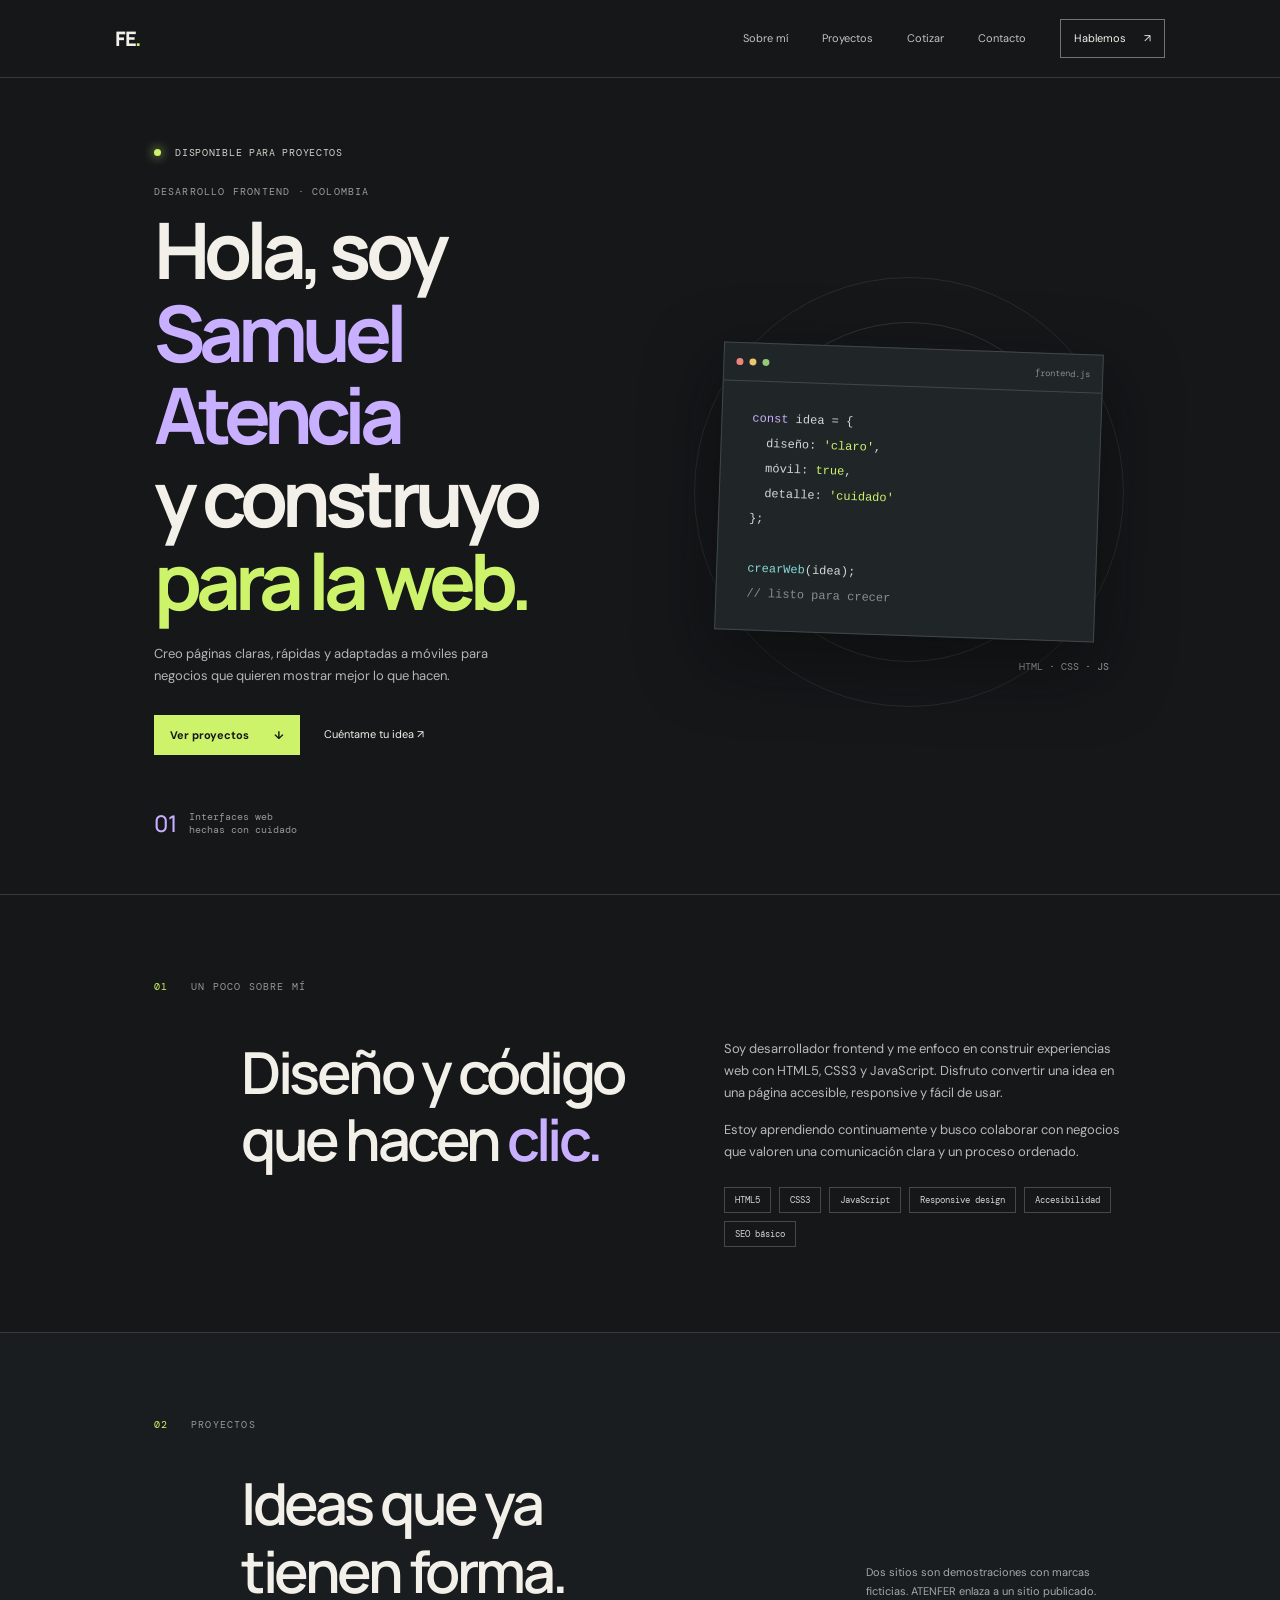
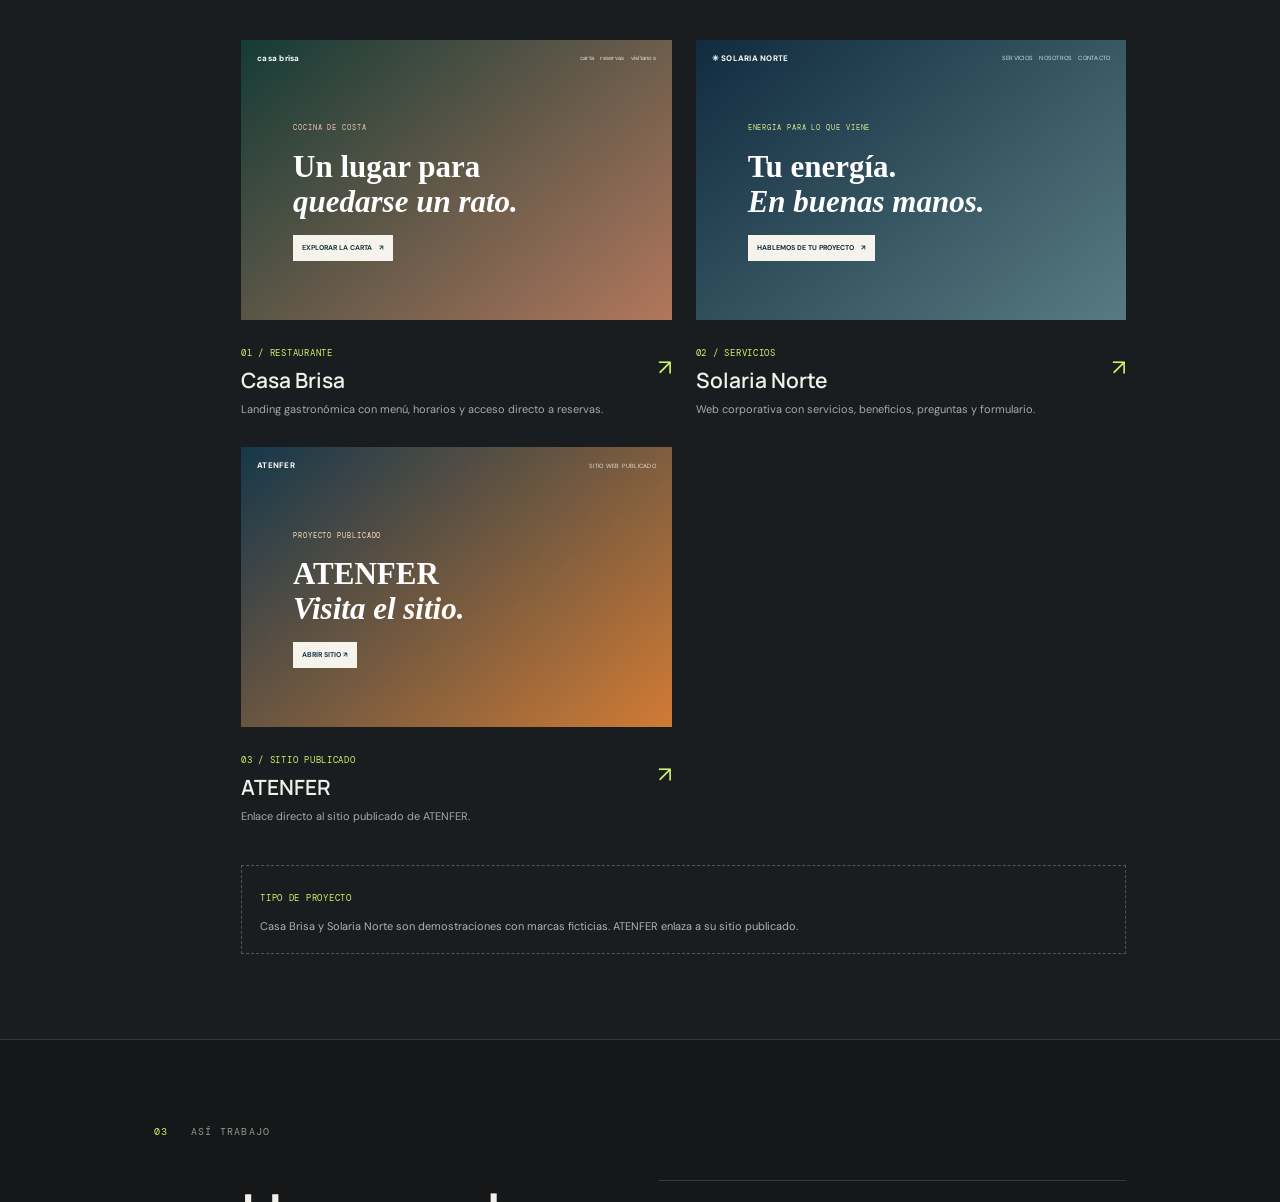
<file: index.html>
<!doctype html>
<html lang="es">
<head>
  <meta charset="utf-8"><meta name="viewport" content="width=device-width, initial-scale=1">
  <meta http-equiv="refresh" content="0; url=./portafolio/">
  <meta name="description" content="Portafolio de Atencia Sxmuel, desarrollo frontend.">
  <title>Atencia Sxmuel · Portafolio frontend</title>
  <link rel="canonical" href="./portafolio/">
</head>
<body>
  <p>Abriendo el portafolio. <a href="./portafolio/">Continuar</a></p>
</body>
</html>
</file>
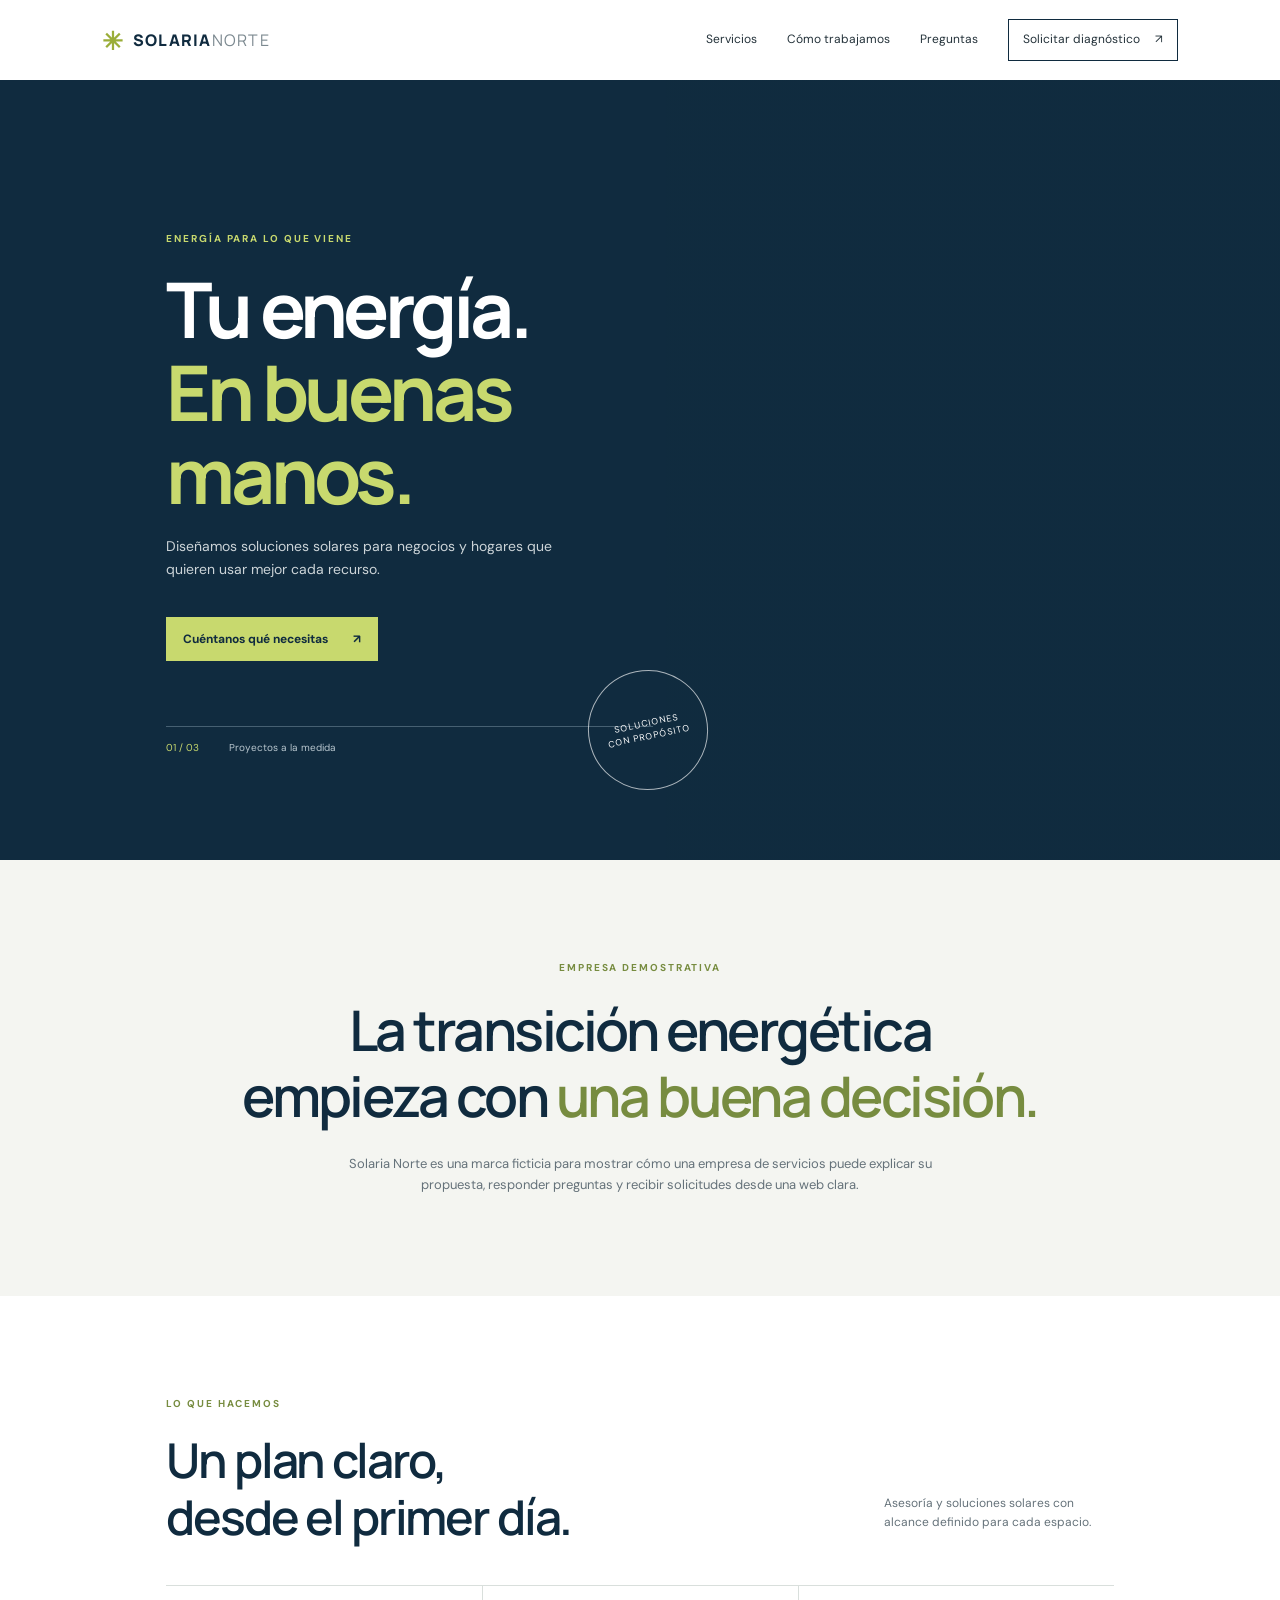
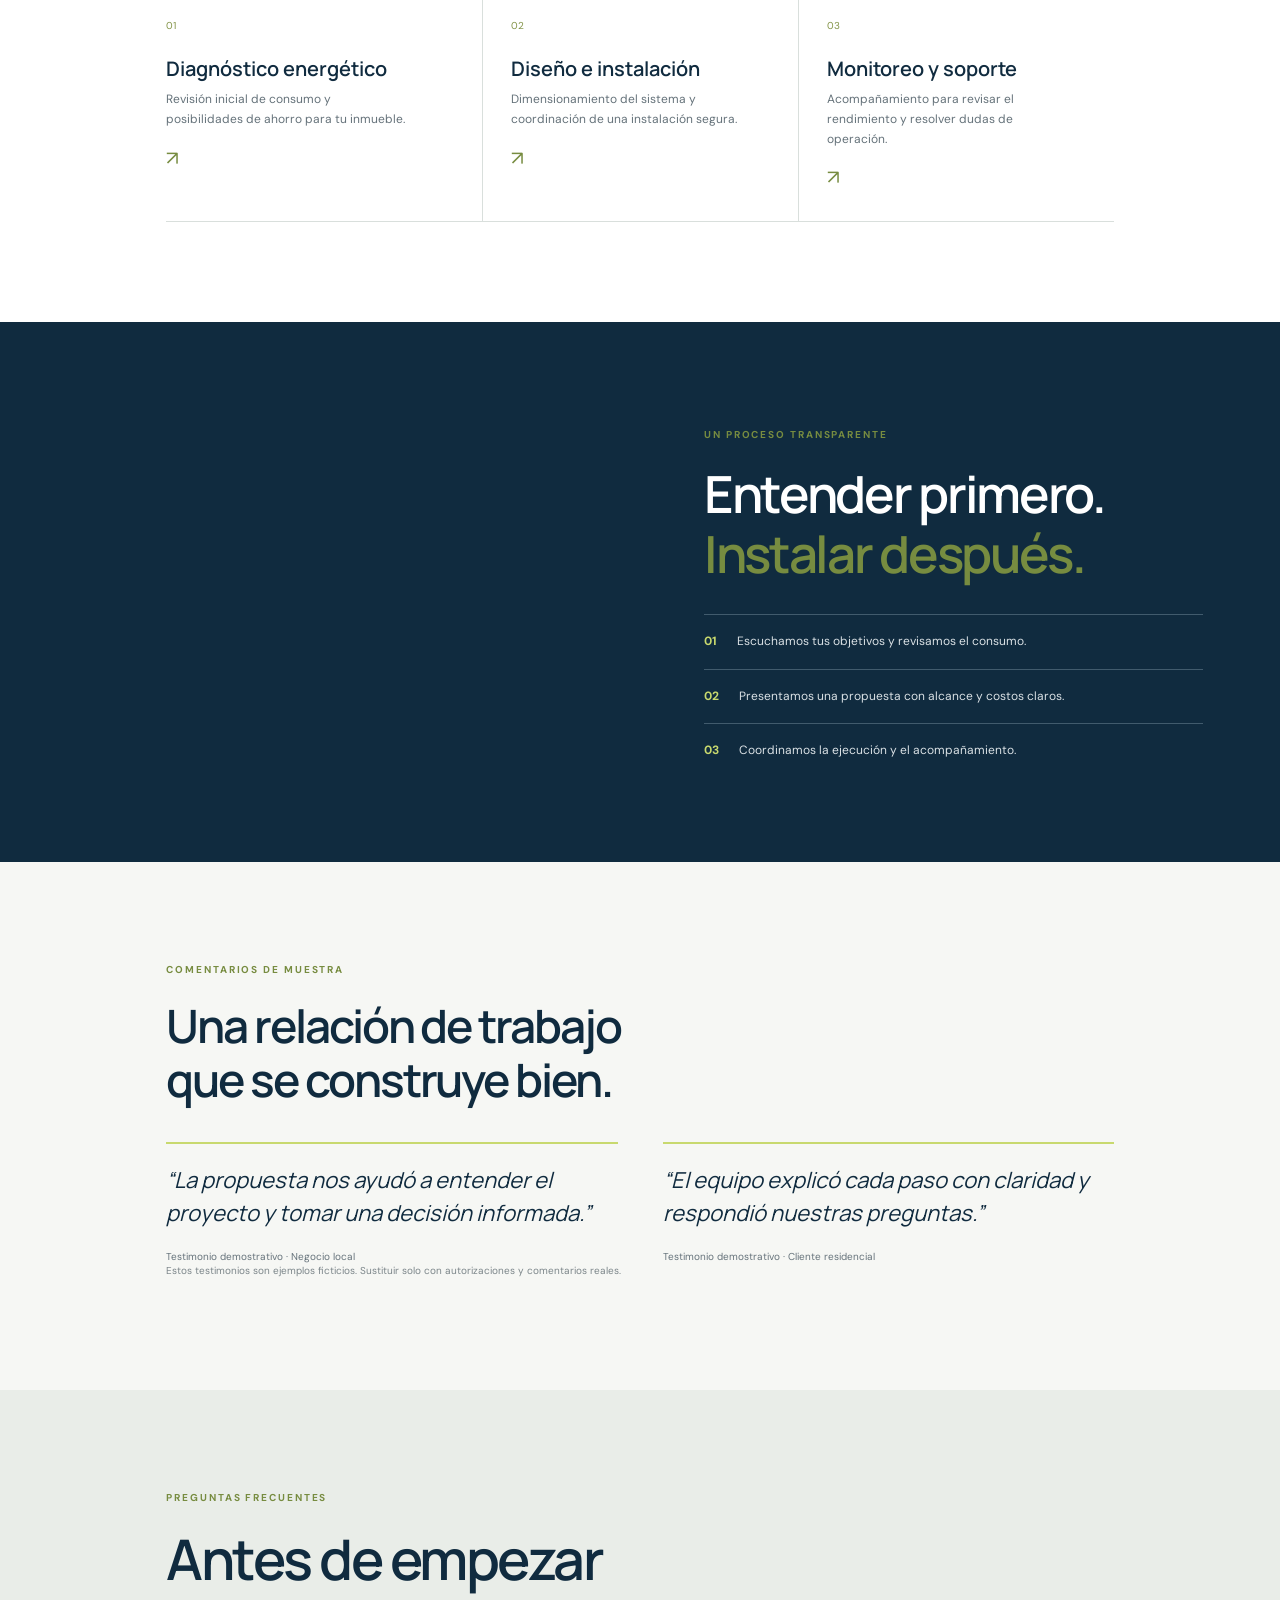
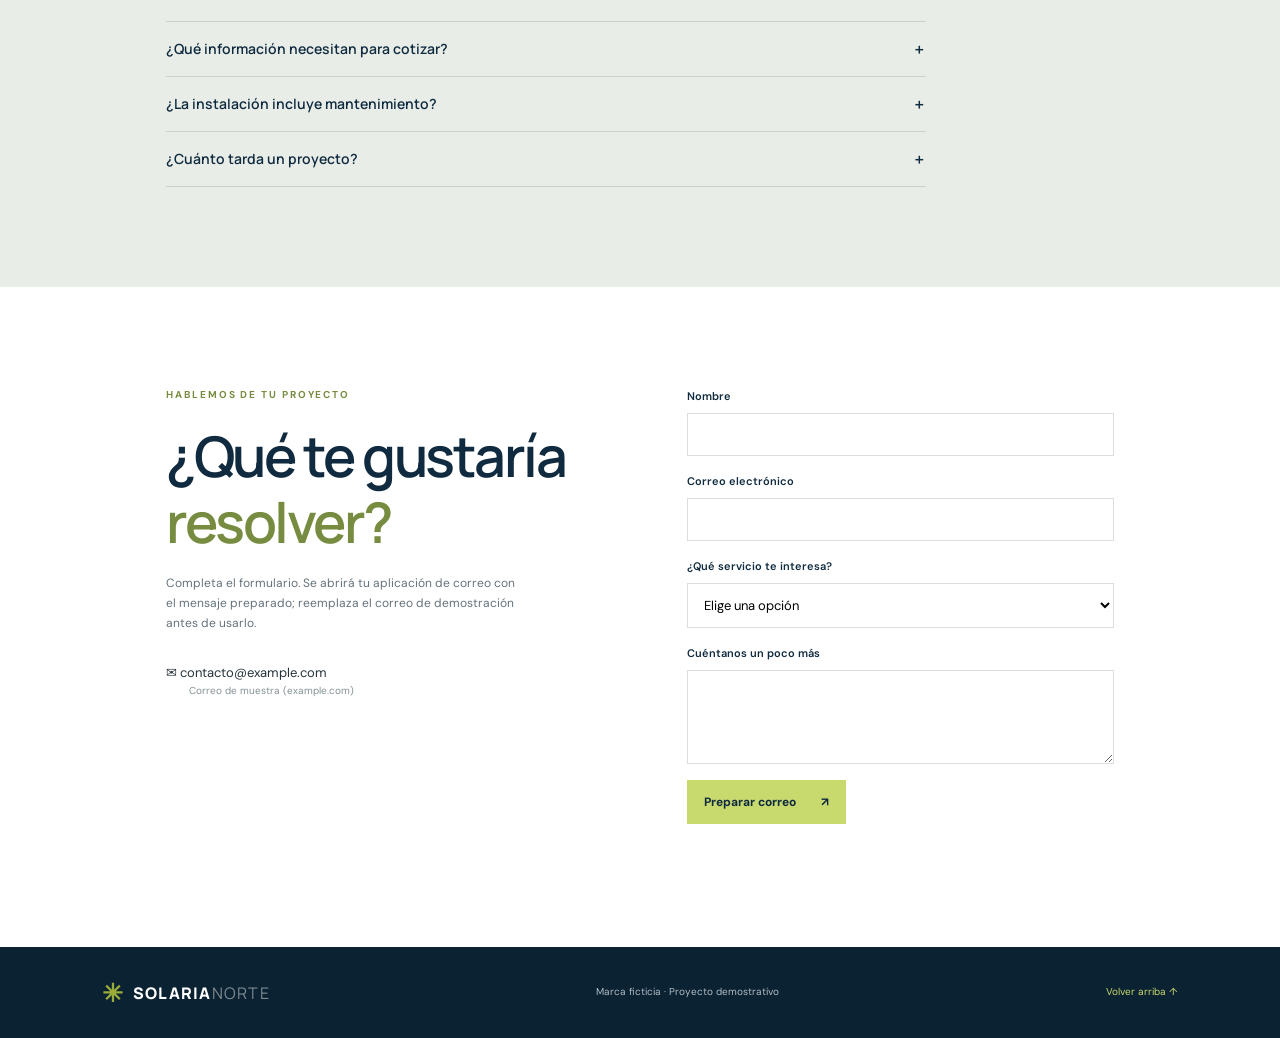
<file: empresa/index.html>
<!doctype html>
<html lang="es"><head><meta charset="utf-8"><meta name="viewport" content="width=device-width, initial-scale=1"><meta name="description" content="Servicios de energía solar y eficiencia para hogares y empresas."><meta name="theme-color" content="#102b3f"><title>Solaria Norte | Energía bien pensada</title><link rel="preconnect" href="https://images.unsplash.com"><link rel="stylesheet" href="styles.css"><script src="script.js" defer></script></head>
<body><a class="skip" href="#main">Saltar al contenido</a><header class="header"><a class="brand" href="#inicio"><span class="brand-icon" aria-hidden="true">✳</span>SOLARIA<span class="brand-light">NORTE</span></a><button class="menu-toggle" aria-expanded="false" aria-controls="nav" aria-label="Abrir menú">☰</button><nav id="nav" aria-label="Navegación principal"><a href="#servicios">Servicios</a><a href="#metodo">Cómo trabajamos</a><a href="#faq">Preguntas</a><a class="nav-button" href="#contacto">Solicitar diagnóstico <span>↗</span></a></nav></header>
<main id="main"><section class="hero" id="inicio"><div class="hero-copy"><p class="eyebrow">ENERGÍA PARA LO QUE VIENE</p><h1>Tu energía.<br><span>En buenas manos.</span></h1><p class="hero-sub">Diseñamos soluciones solares para negocios y hogares que quieren usar mejor cada recurso.</p><a class="button" href="#contacto">Cuéntanos qué necesitas <span>↗</span></a><div class="hero-proof"><span>01 / 03</span><span>Proyectos a la medida</span></div></div><div class="hero-image" role="img" aria-label="Paneles solares instalados en un techo"></div><div class="hero-stamp">SOLUCIONES<br>CON PROPÓSITO</div></section>
<section class="statement section" id="metodo"><p class="eyebrow">EMPRESA DEMOSTRATIVA</p><h2>La transición energética<br>empieza con <em>una buena decisión.</em></h2><p class="statement-copy">Solaria Norte es una marca ficticia para mostrar cómo una empresa de servicios puede explicar su propuesta, responder preguntas y recibir solicitudes desde una web clara.</p></section>
<section id="servicios" class="services section"><div class="section-top"><div><p class="eyebrow">LO QUE HACEMOS</p><h2>Un plan claro,<br>desde el primer día.</h2></div><p>Asesoría y soluciones solares con alcance definido para cada espacio.</p></div><div class="service-grid"><article><span>01</span><h3>Diagnóstico energético</h3><p>Revisión inicial de consumo y posibilidades de ahorro para tu inmueble.</p><a href="#contacto" aria-label="Consultar diagnóstico">↗</a></article><article><span>02</span><h3>Diseño e instalación</h3><p>Dimensionamiento del sistema y coordinación de una instalación segura.</p><a href="#contacto" aria-label="Consultar diseño e instalación">↗</a></article><article><span>03</span><h3>Monitoreo y soporte</h3><p>Acompañamiento para revisar el rendimiento y resolver dudas de operación.</p><a href="#contacto" aria-label="Consultar monitoreo y soporte">↗</a></article></div></section>
<section class="benefits"><div class="benefit-photo" role="img" aria-label="Equipo de trabajo revisa planos de un proyecto"></div><div class="benefit-copy"><p class="eyebrow">UN PROCESO TRANSPARENTE</p><h2>Entender primero.<br><em>Instalar después.</em></h2><ul><li><b>01</b><span>Escuchamos tus objetivos y revisamos el consumo.</span></li><li><b>02</b><span>Presentamos una propuesta con alcance y costos claros.</span></li><li><b>03</b><span>Coordinamos la ejecución y el acompañamiento.</span></li></ul></div></section>
<section class="testimonials section"><p class="eyebrow">COMENTARIOS DE MUESTRA</p><h2>Una relación de trabajo<br>que se construye bien.</h2><div class="quote-grid"><blockquote>“La propuesta nos ayudó a entender el proyecto y tomar una decisión informada.”<cite>Testimonio demostrativo · Negocio local</cite></blockquote><blockquote>“El equipo explicó cada paso con claridad y respondió nuestras preguntas.”<cite>Testimonio demostrativo · Cliente residencial</cite></blockquote></div><p class="demo-note">Estos testimonios son ejemplos ficticios. Sustituir solo con autorizaciones y comentarios reales.</p></section>
<section id="faq" class="faq-section"><div class="section"><p class="eyebrow">PREGUNTAS FRECUENTES</p><h2>Antes de empezar</h2><div class="faq-list"><details><summary>¿Qué información necesitan para cotizar?<span>＋</span></summary><p>Una factura de energía reciente, la ubicación y una descripción del espacio. El diagnóstico final depende de una revisión técnica.</p></details><details><summary>¿La instalación incluye mantenimiento?<span>＋</span></summary><p>El alcance y la frecuencia se definen en la propuesta. En este demo, el servicio debe configurarse según las condiciones reales de la empresa.</p></details><details><summary>¿Cuánto tarda un proyecto?<span>＋</span></summary><p>Depende del tamaño, la disponibilidad de equipos y los permisos necesarios. Se confirma un cronograma después del diagnóstico.</p></details></div></div></section>
<section id="contacto" class="contact section"><div><p class="eyebrow">HABLEMOS DE TU PROYECTO</p><h2>¿Qué te gustaría<br><em>resolver?</em></h2><p>Completa el formulario. Se abrirá tu aplicación de correo con el mensaje preparado; reemplaza el correo de demostración antes de usarlo.</p><div class="contact-detail">✉ <a href="mailto:contacto@example.com">contacto@example.com</a><small>Correo de muestra (example.com)</small></div></div><form id="contact-form"><label for="name">Nombre</label><input id="name" name="name" required minlength="2" autocomplete="name"><label for="email">Correo electrónico</label><input id="email" name="email" type="email" required autocomplete="email"><label for="service">¿Qué servicio te interesa?</label><select id="service" name="service" required><option value="">Elige una opción</option><option>Diagnóstico energético</option><option>Diseño e instalación</option><option>Monitoreo y soporte</option><option>Otro</option></select><label for="message">Cuéntanos un poco más</label><textarea id="message" name="message" rows="4" required minlength="10"></textarea><button class="button" type="submit">Preparar correo <span>↗</span></button><p id="form-status" role="status" aria-live="polite"></p></form></section></main>
<footer class="footer"><a class="brand" href="#inicio"><span class="brand-icon">✳</span>SOLARIA<span class="brand-light">NORTE</span></a><p>Marca ficticia · Proyecto demostrativo</p><a href="#inicio">Volver arriba ↑</a></footer></body></html>
</file>
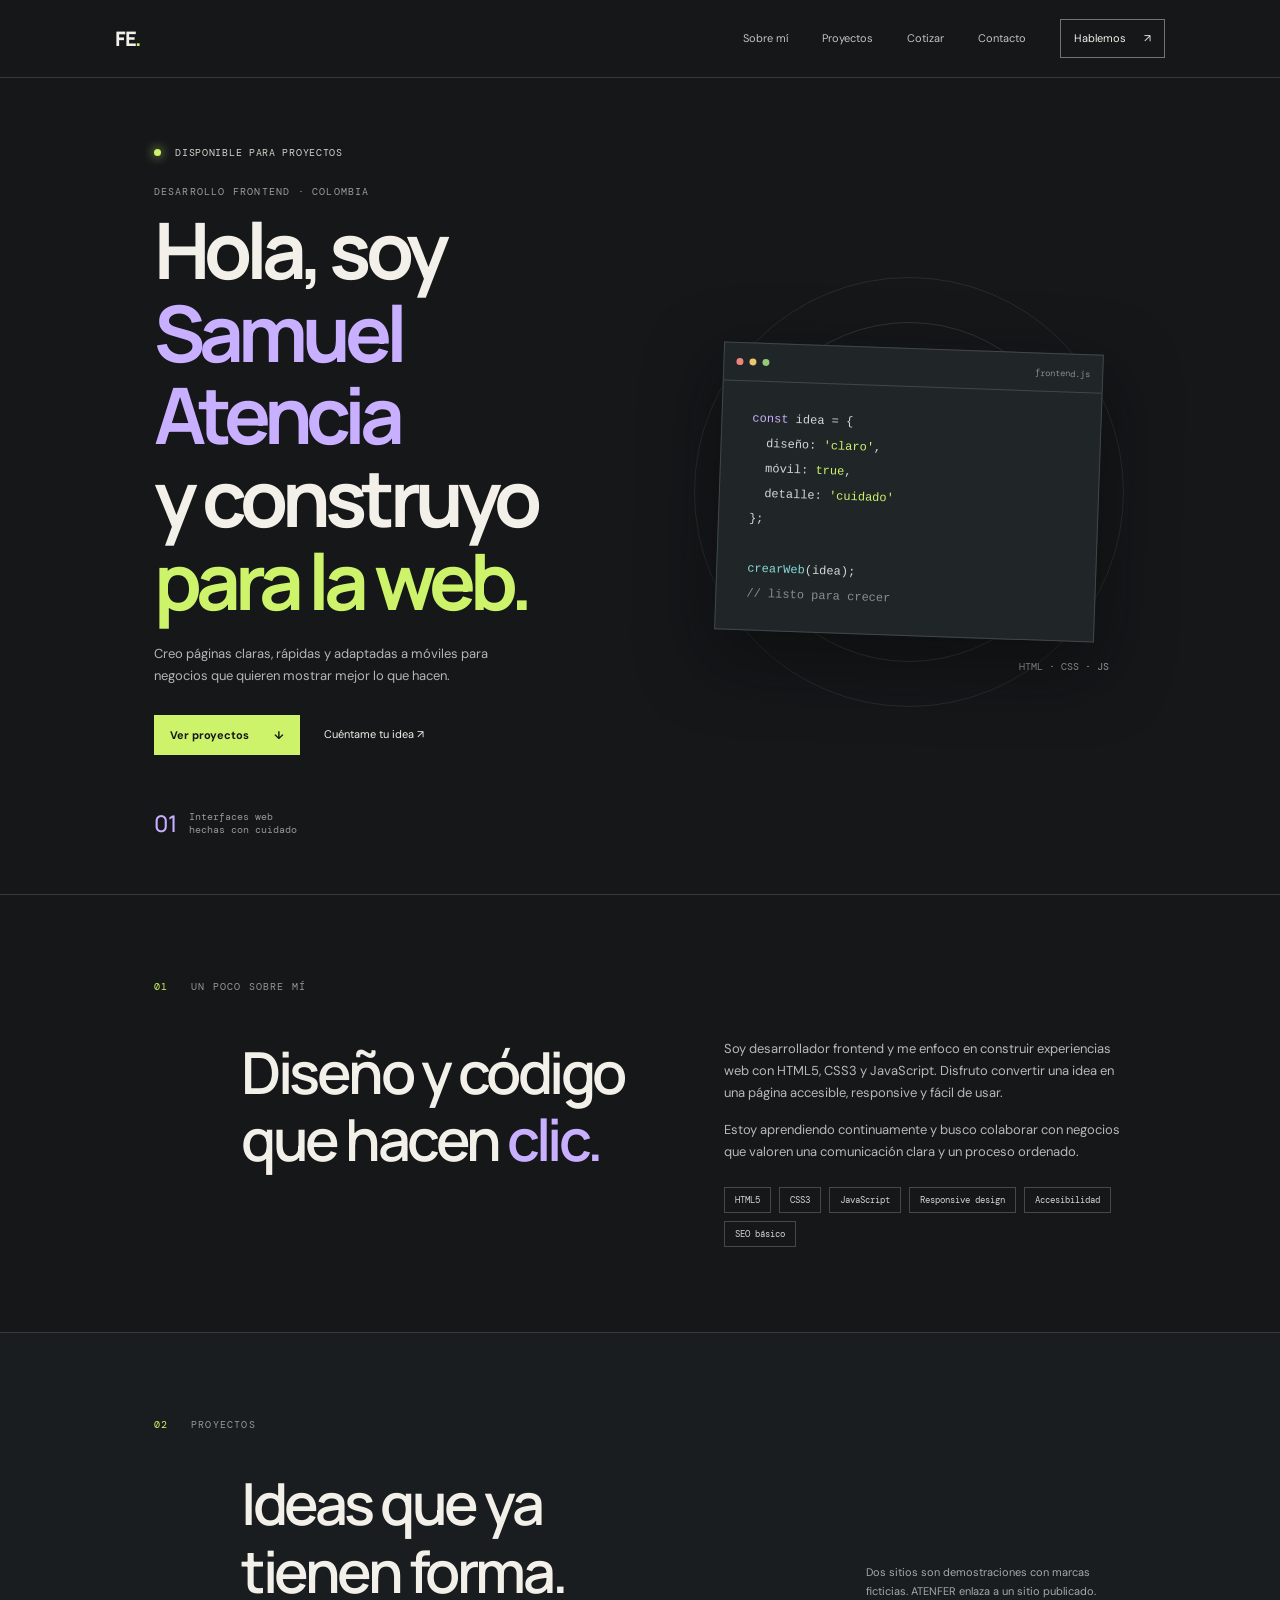
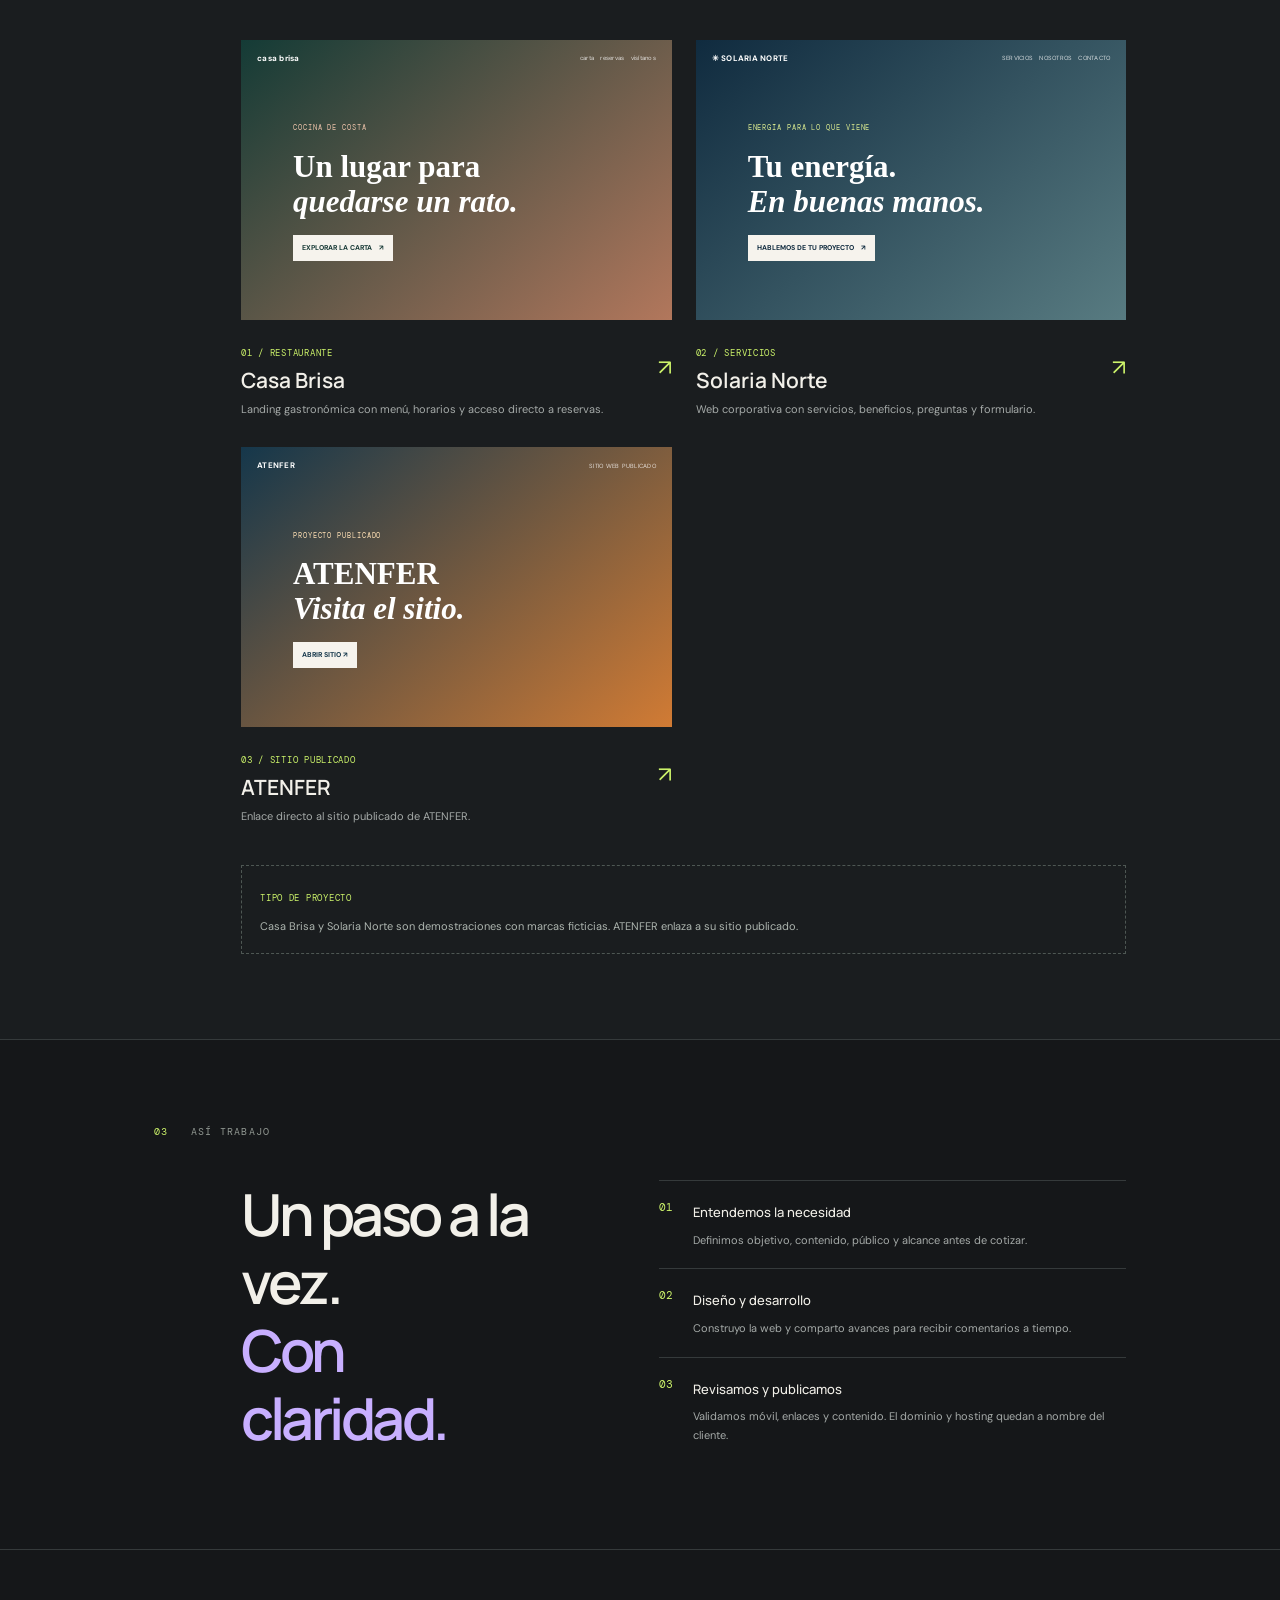
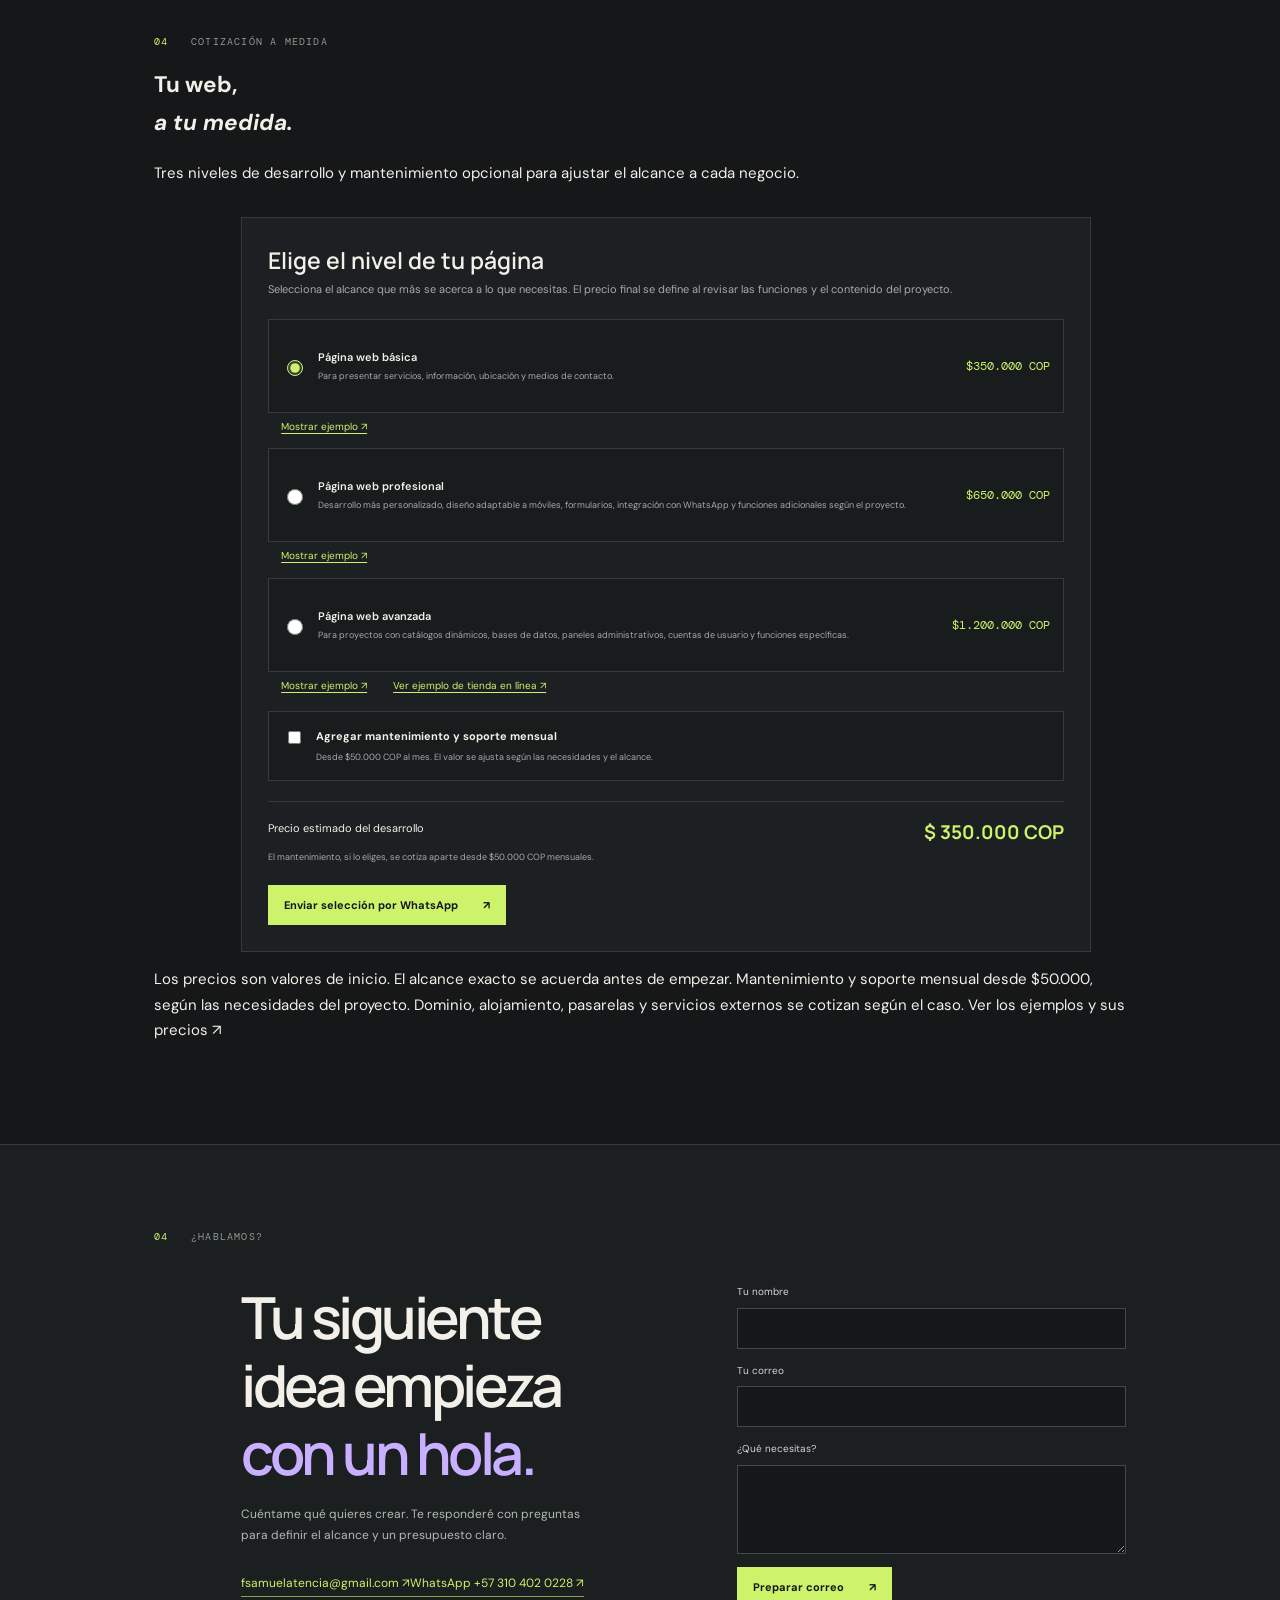
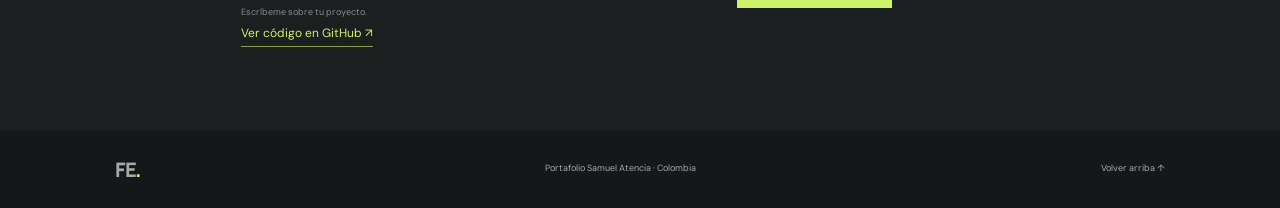
<file: portafolio/index.html>
<!doctype html>
<html lang="es"><head><meta charset="utf-8"><meta name="viewport" content="width=device-width, initial-scale=1"><meta name="description" content="Portafolio Samuel Atencia, desarrollo frontend. Sitios web rápidos, claros y adaptados a móviles."><meta name="theme-color" content="#151719"><title>Portafolio Samuel Atencia</title><link rel="stylesheet" href="styles.css"><script src="script.js" defer></script></head>
<body><a class="skip" href="#contenido">Saltar al contenido</a><header class="header"><a class="wordmark" href="#inicio" aria-label="Inicio">FE<span>.</span></a><button class="menu-toggle" aria-expanded="false" aria-controls="nav" aria-label="Abrir menú"><span></span><span></span></button><nav id="nav" aria-label="Navegación principal"><a href="#sobre-mi">Sobre mí</a><a href="#proyectos">Proyectos</a><a href="#cotizador">Cotizar</a><a href="#contacto">Contacto</a><a class="nav-resume" href="#contacto">Hablemos <span>↗</span></a></nav></header>
<main id="contenido"><section class="hero" id="inicio"><div class="hero-left"><p class="availability"><span></span> DISPONIBLE PARA PROYECTOS</p><p class="eyebrow">DESARROLLO FRONTEND · COLOMBIA</p><h1>Hola, soy<br><span>Samuel Atencia</span><br>y construyo<br><em>para la web.</em></h1><p class="hero-summary">Creo páginas claras, rápidas y adaptadas a móviles para negocios que quieren mostrar mejor lo que hacen.</p><div class="hero-ctas"><a class="button button-accent" href="#proyectos">Ver proyectos <span>↓</span></a><a class="quiet-link" href="#contacto">Cuéntame tu idea ↗</a></div><div class="hero-count"><b>01</b><span>Interfaces web<br>hechas con cuidado</span></div></div><div class="hero-right"><div class="orbit orbit-one"></div><div class="orbit orbit-two"></div><div class="code-card"><div class="code-top"><span></span><span></span><span></span><small>frontend.js</small></div><pre><code><i>const</i> idea = {<br>  diseño: <b>'claro'</b>,<br>  móvil: <b>true</b>,<br>  detalle: <b>'cuidado'</b><br>};<br><br><strong>crearWeb</strong>(idea);<br><em>// listo para crecer</em></code></pre></div><div class="hero-tag">HTML <span>·</span> CSS <span>·</span> JS</div></div></section>
<section class="about section" id="sobre-mi"><div class="section-label"><span>01</span><span>UN POCO SOBRE MÍ</span></div><div class="about-body"><h2>Diseño y código<br>que hacen <em>clic.</em></h2><div><p>Soy desarrollador frontend y me enfoco en construir experiencias web con HTML5, CSS3 y JavaScript. Disfruto convertir una idea en una página accesible, responsive y fácil de usar.</p><p>Estoy aprendiendo continuamente y busco colaborar con negocios que valoren una comunicación clara y un proceso ordenado.</p><div class="skills"><span>HTML5</span><span>CSS3</span><span>JavaScript</span><span>Responsive design</span><span>Accesibilidad</span><span>SEO básico</span></div></div></div></section>
<section class="projects section" id="proyectos"><div class="section-label"><span>02</span><span>PROYECTOS</span></div><div class="projects-heading"><h2>Ideas que ya<br>tienen forma.</h2><p>Dos sitios son demostraciones con marcas ficticias. ATENFER enlaza a un sitio publicado.</p></div><div class="project-grid">
 <article class="project-card project-food"><a class="project-preview preview-food" href="../restaurante/index.html" aria-label="Abrir sitio de Casa Brisa"><div class="preview-nav"><b>casa brisa</b><span>carta　reservas　visítanos</span></div><div class="preview-hero"><small>COCINA DE COSTA</small><strong>Un lugar para<br><i>quedarse un rato.</i></strong><div class="preview-chip">EXPLORAR LA CARTA　↗</div></div></a><div class="project-meta"><div><span>01 / RESTAURANTE</span><h3>Casa Brisa</h3></div><a href="../restaurante/index.html" aria-label="Ver proyecto Casa Brisa">↗</a></div><p>Landing gastronómica con menú, horarios y acceso directo a reservas.</p></article>
 <article class="project-card project-energy"><a class="project-preview preview-energy" href="../empresa/index.html" aria-label="Abrir sitio de Solaria Norte"><div class="preview-nav"><b>✳ SOLARIA NORTE</b><span>SERVICIOS　NOSOTROS　CONTACTO</span></div><div class="preview-hero"><small>ENERGÍA PARA LO QUE VIENE</small><strong>Tu energía.<br><i>En buenas manos.</i></strong><div class="preview-chip">HABLEMOS DE TU PROYECTO　↗</div></div></a><div class="project-meta"><div><span>02 / SERVICIOS</span><h3>Solaria Norte</h3></div><a href="../empresa/index.html" aria-label="Ver proyecto Solaria Norte">↗</a></div><p>Web corporativa con servicios, beneficios, preguntas y formulario.</p></article>
 <article class="project-card project-atenfer"><a class="project-preview preview-atenfer" href="https://atenfer.expo.app" target="_blank" rel="noopener" aria-label="Abrir sitio publicado ATENFER"><div class="preview-nav"><b>ATENFER</b><span>SITIO WEB PUBLICADO</span></div><div class="preview-hero"><small>PROYECTO PUBLICADO</small><strong>ATENFER<br><i>Visita el sitio.</i></strong><div class="preview-chip">ABRIR SITIO ↗</div></div></a><div class="project-meta"><div><span>03 / SITIO PUBLICADO</span><h3>ATENFER</h3></div><a href="https://atenfer.expo.app" target="_blank" rel="noopener" aria-label="Abrir ATENFER en una pestaña nueva">↗</a></div><p>Enlace directo al sitio publicado de ATENFER.</p></article></div><div class="project-note"><span>TIPO DE PROYECTO</span><p>Casa Brisa y Solaria Norte son demostraciones con marcas ficticias. ATENFER enlaza a su sitio publicado.</p></div></section>
<section class="process section"><div class="section-label"><span>03</span><span>ASÍ TRABAJO</span></div><div class="process-grid"><h2>Un paso a la vez.<br><em>Con claridad.</em></h2><ol><li><b>01</b><div><strong>Entendemos la necesidad</strong><p>Definimos objetivo, contenido, público y alcance antes de cotizar.</p></div></li><li><b>02</b><div><strong>Diseño y desarrollo</strong><p>Construyo la web y comparto avances para recibir comentarios a tiempo.</p></div></li><li><b>03</b><div><strong>Revisamos y publicamos</strong><p>Validamos móvil, enlaces y contenido. El dominio y hosting quedan a nombre del cliente.</p></div></li></ol></div></section>
<section class="pricing section" id="planes"><div class="section-label"><span>04</span><span>COTIZACIÓN A MEDIDA</span></div><div class="pricing-heading"><h2>Tu web,<br><em>a tu medida.</em></h2><p>Tres niveles de desarrollo y mantenimiento opcional para ajustar el alcance a cada negocio.</p></div>
<div class="quote-builder" id="cotizador"><div class="quote-intro"><h3>Elige el nivel de tu página</h3><p>Selecciona el alcance que más se acerca a lo que necesitas. El precio final se define al revisar las funciones y el contenido del proyecto.</p></div><div class="quote-options plan-options">
<div class="quote-item"><label class="quote-option"><input type="radio" name="plan" value="basic" checked><span><b>Página web básica</b><small>Para presentar servicios, información, ubicación y medios de contacto.</small></span><strong>$350.000 COP</strong></label><a class="quote-example" href="ejemplos/empresa.html" target="_blank" rel="noopener">Mostrar ejemplo ↗</a></div>
<div class="quote-item"><label class="quote-option"><input type="radio" name="plan" value="professional"><span><b>Página web profesional</b><small>Desarrollo más personalizado, diseño adaptable a móviles, formularios, integración con WhatsApp y funciones adicionales según el proyecto.</small></span><strong>$650.000 COP</strong></label><a class="quote-example" href="ejemplos/restaurante.html" target="_blank" rel="noopener">Mostrar ejemplo ↗</a></div>
<div class="quote-item"><label class="quote-option"><input type="radio" name="plan" value="advanced"><span><b>Página web avanzada</b><small>Para proyectos con catálogos dinámicos, bases de datos, paneles administrativos, cuentas de usuario y funciones específicas.</small></span><strong>$1.200.000 COP</strong></label><a class="quote-example" href="ejemplos/administracion.html" target="_blank" rel="noopener">Mostrar ejemplo ↗</a><a class="quote-example" href="ejemplos/tienda-online.html" target="_blank" rel="noopener">Ver ejemplo de tienda en línea ↗</a></div>
</div><label class="maintenance-option"><input type="checkbox" id="maintenance"><span><b>Agregar mantenimiento y soporte mensual</b><small>Desde $50.000 COP al mes. El valor se ajusta según las necesidades y el alcance.</small></span></label>
<div class="quote-total"><span>Precio estimado del desarrollo</span><strong id="quote-total" aria-live="polite">$350.000 COP</strong><small id="maintenance-summary">El mantenimiento, si lo eliges, se cotiza aparte desde $50.000 COP mensuales.</small></div><a class="button button-accent" id="quote-whatsapp" href="https://wa.me/573104020228" target="_blank" rel="noopener">Enviar selección por WhatsApp <span>↗</span></a></div>
<p class="pricing-note">Los precios son valores de inicio. El alcance exacto se acuerda antes de empezar. Mantenimiento y soporte mensual desde $50.000, según las necesidades del proyecto. Dominio, alojamiento, pasarelas y servicios externos se cotizan según el caso. <a href="muestras.html">Ver los ejemplos y sus precios ↗</a></p></section><section id="contacto" class="contact section"><div class="section-label"><span>04</span><span>¿HABLAMOS?</span></div><div class="contact-grid"><div><h2>Tu siguiente<br>idea empieza<br><em>con un hola.</em></h2><p>Cuéntame qué quieres crear. Te responderé con preguntas para definir el alcance y un presupuesto claro.</p><a class="email-link" href="mailto:fsamuelatencia@gmail.com">fsamuelatencia@gmail.com ↗</a><a class="email-link" href="https://wa.me/573104020228" target="_blank" rel="noopener">WhatsApp +57 310 402 0228 ↗</a><small>Escríbeme sobre tu proyecto.</small><a class="email-link" href="https://github.com/fsamuelatencia-crypto" target="_blank" rel="noopener">Ver código en GitHub ↗</a></div><form id="contact-form"><label for="name">Tu nombre</label><input id="name" name="name" required minlength="2" autocomplete="name"><label for="email">Tu correo</label><input id="email" type="email" name="email" required autocomplete="email"><label for="message">¿Qué necesitas?</label><textarea id="message" name="message" rows="4" required minlength="10"></textarea><button class="button button-accent" type="submit">Preparar correo <span>↗</span></button><p id="form-status" role="status" aria-live="polite"></p></form></div></section></main>
<footer class="footer"><a class="wordmark" href="#inicio">FE<span>.</span></a><p>Portafolio Samuel Atencia · Colombia</p><a href="#inicio">Volver arriba ↑</a></footer></body></html>
</file>
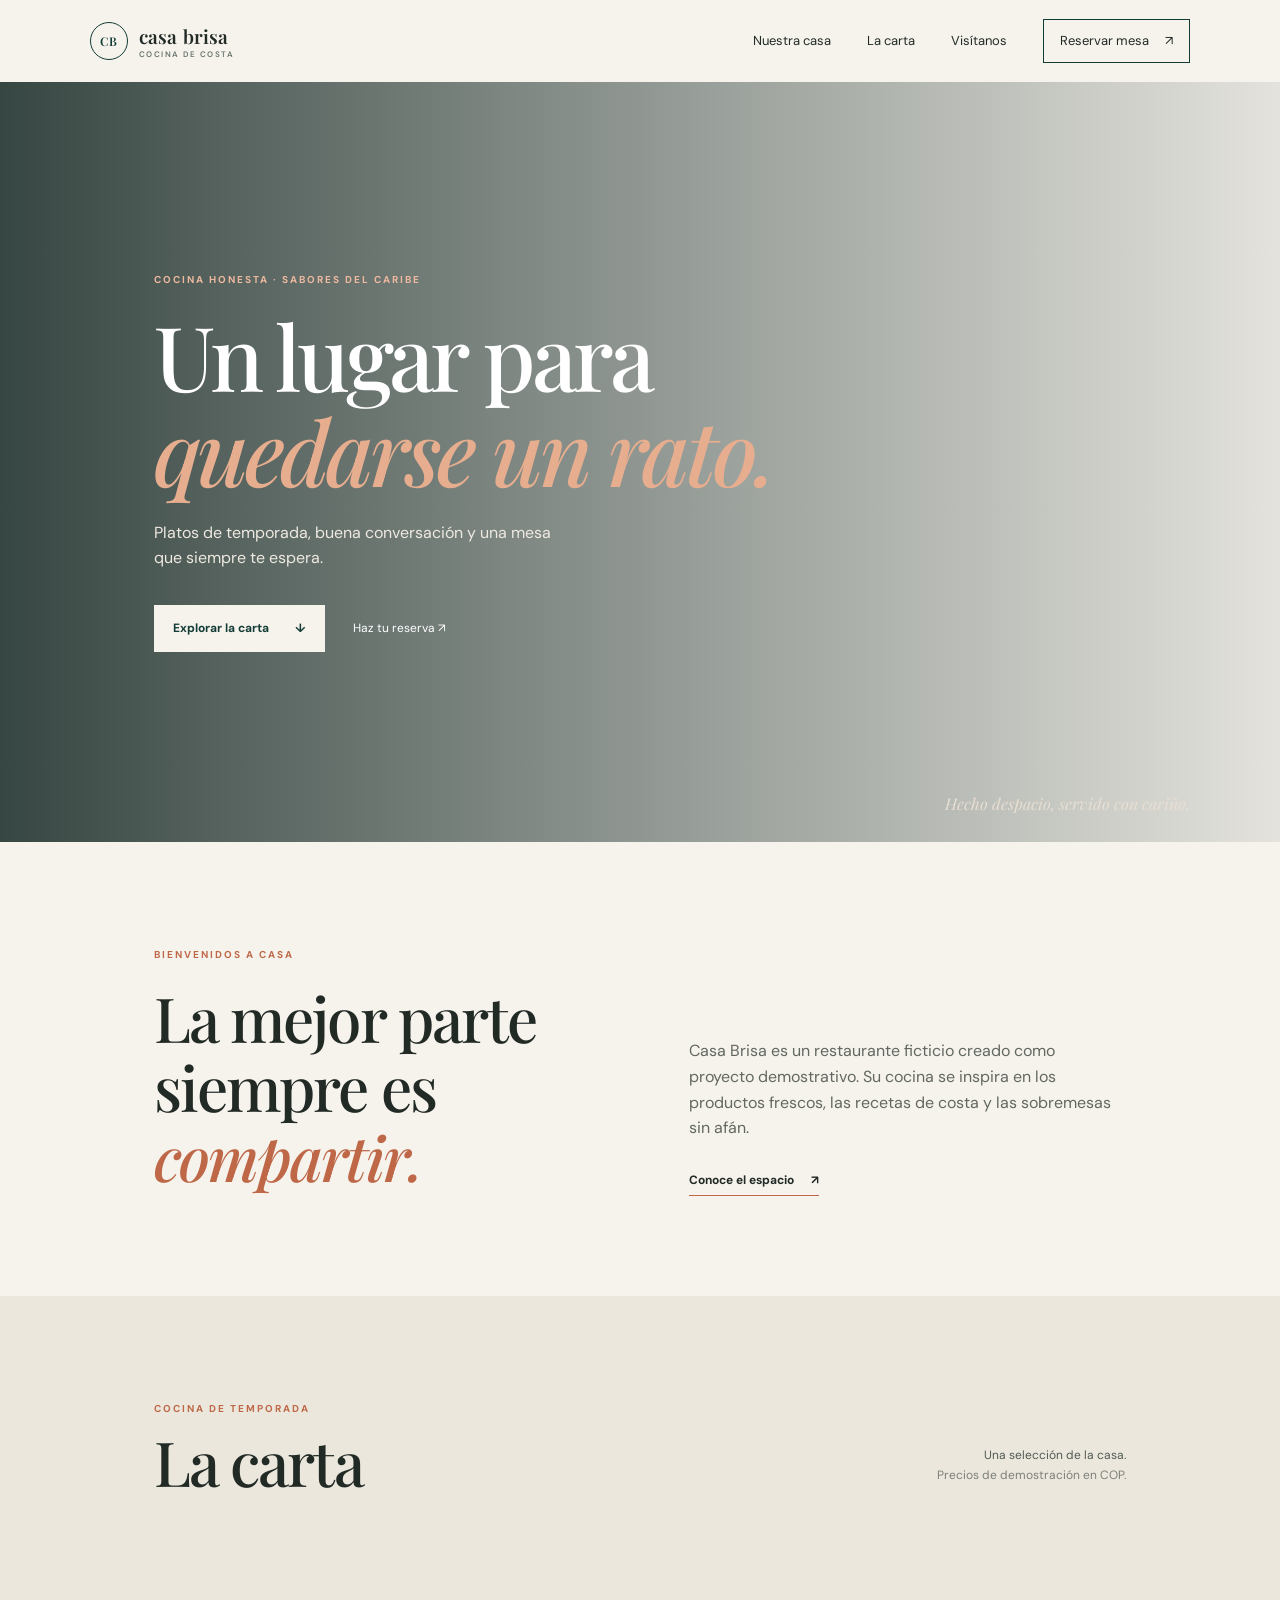
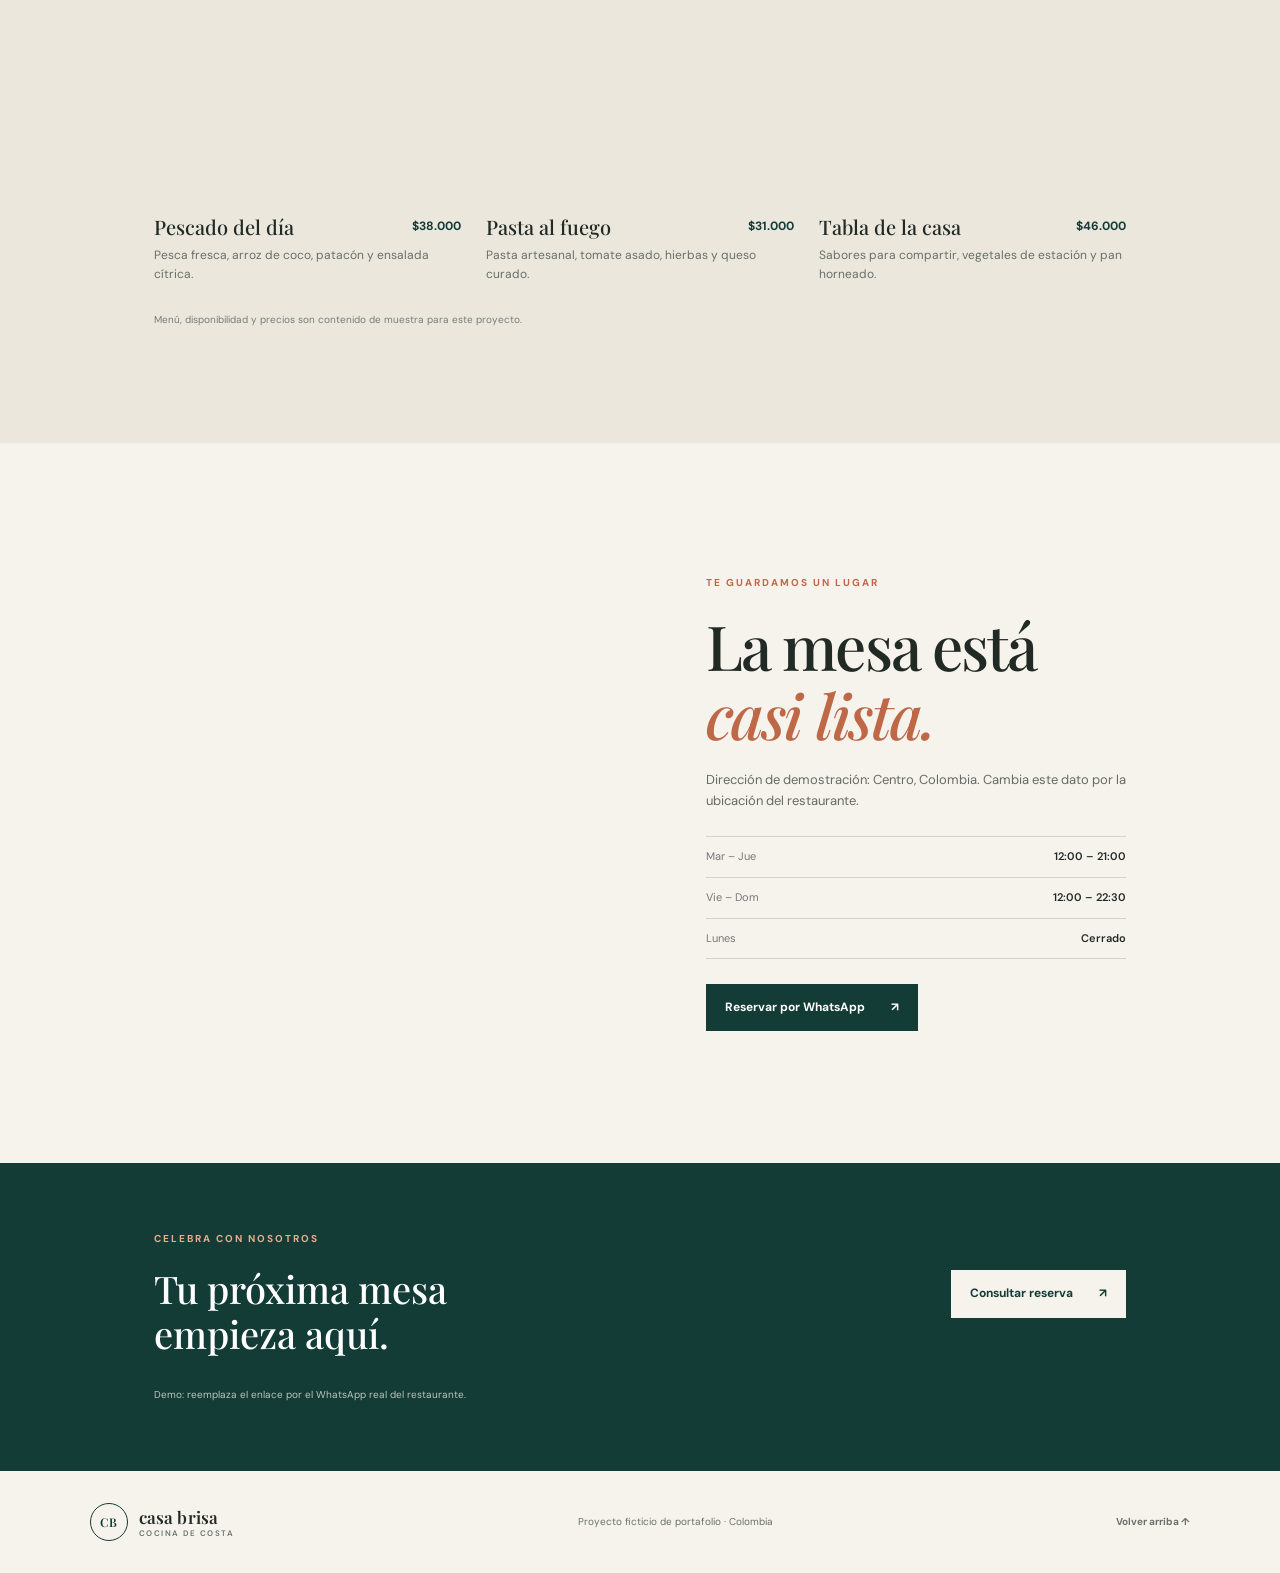
<file: restaurante/index.html>
<!doctype html>
<html lang="es">
<head>
  <meta charset="utf-8"><meta name="viewport" content="width=device-width, initial-scale=1">
  <meta name="description" content="Cocina de costa, ingredientes frescos y noches para compartir en Casa Brisa.">
  <meta name="theme-color" content="#143c36">
  <title>Casa Brisa | Cocina de costa</title>
  <link rel="preconnect" href="https://images.unsplash.com"><link rel="stylesheet" href="styles.css">
  <script src="script.js" defer></script>
</head>
<body>
  <a class="skip" href="#contenido">Saltar al contenido</a>
  <header class="header"><a class="brand" href="#inicio" aria-label="Casa Brisa, inicio"><span class="brand-mark" aria-hidden="true">CB</span><span>casa brisa<small>COCINA DE COSTA</small></span></a>
    <button class="menu-toggle" aria-expanded="false" aria-controls="nav" aria-label="Abrir menú"><span></span><span></span></button>
    <nav id="nav" class="nav" aria-label="Navegación principal"><a href="#historia">Nuestra casa</a><a href="#carta">La carta</a><a href="#visitanos">Visítanos</a><a class="nav-cta" href="#reserva">Reservar mesa <span aria-hidden="true">↗</span></a></nav>
  </header>
  <main id="contenido">
    <section class="hero" id="inicio"><div class="hero-photo" role="img" aria-label="Mesa servida en un restaurante cálido"></div><div class="hero-shade"></div><div class="hero-copy"><p class="eyebrow">COCINA HONESTA · SABORES DEL CARIBE</p><h1>Un lugar para<br><em>quedarse un rato.</em></h1><p>Platos de temporada, buena conversación y una mesa que siempre te espera.</p><div class="hero-actions"><a class="button button-light" href="#carta">Explorar la carta <span>↓</span></a><a class="text-link" href="#reserva">Haz tu reserva <span>↗</span></a></div></div><div class="hero-note">Hecho despacio, servido con cariño.</div></section>
    <section id="historia" class="intro section-wrap"><div><p class="eyebrow">BIENVENIDOS A CASA</p><h2>La mejor parte<br>siempre es <em>compartir.</em></h2></div><div class="intro-text"><p>Casa Brisa es un restaurante ficticio creado como proyecto demostrativo. Su cocina se inspira en los productos frescos, las recetas de costa y las sobremesas sin afán.</p><a class="arrow-link" href="#visitanos">Conoce el espacio <span>↗</span></a></div></section>
    <section class="menu-section" id="carta"><div class="section-wrap"><div class="section-heading"><div><p class="eyebrow">COCINA DE TEMPORADA</p><h2>La carta</h2></div><p>Una selección de la casa.<br><span>Precios de demostración en COP.</span></p></div><div class="menu-grid">
      <article class="dish"><div class="dish-img dish-one" role="img" aria-label="Pescado fresco con acompañamientos"></div><div class="dish-meta"><h3>Pescado del día</h3><span>$38.000</span></div><p>Pesca fresca, arroz de coco, patacón y ensalada cítrica.</p></article>
      <article class="dish"><div class="dish-img dish-two" role="img" aria-label="Plato de pasta artesanal"></div><div class="dish-meta"><h3>Pasta al fuego</h3><span>$31.000</span></div><p>Pasta artesanal, tomate asado, hierbas y queso curado.</p></article>
      <article class="dish"><div class="dish-img dish-three" role="img" aria-label="Plato para compartir"></div><div class="dish-meta"><h3>Tabla de la casa</h3><span>$46.000</span></div><p>Sabores para compartir, vegetales de estación y pan horneado.</p></article>
    </div><p class="demo-note">Menú, disponibilidad y precios son contenido de muestra para este proyecto.</p></div></section>
    <section class="visit section-wrap" id="visitanos"><div class="visit-photo" role="img" aria-label="Interior acogedor de restaurante"></div><div class="visit-copy"><p class="eyebrow">TE GUARDAMOS UN LUGAR</p><h2>La mesa está<br><em>casi lista.</em></h2><p>Dirección de demostración: Centro, Colombia. Cambia este dato por la ubicación del restaurante.</p><div class="hours"><div><span>Mar – Jue</span><b>12:00 – 21:00</b></div><div><span>Vie – Dom</span><b>12:00 – 22:30</b></div><div><span>Lunes</span><b>Cerrado</b></div></div><a class="button button-dark" id="reserve-link" href="#reserva">Reservar por WhatsApp <span>↗</span></a></div></section>
    <section class="reserve-band" id="reserva"><div><p class="eyebrow">CELEBRA CON NOSOTROS</p><h2>Tu próxima mesa<br>empieza aquí.</h2></div><a class="button button-light" href="https://api.whatsapp.com/send?text=Hola%2C%20quisiera%20consultar%20una%20reserva%20en%20Casa%20Brisa." target="_blank" rel="noopener">Consultar reserva <span>↗</span></a><p class="demo-note">Demo: reemplaza el enlace por el WhatsApp real del restaurante.</p></section>
  </main>
  <footer class="footer"><a class="brand brand-footer" href="#inicio"><span class="brand-mark">CB</span><span>casa brisa<small>COCINA DE COSTA</small></span></a><p>Proyecto ficticio de portafolio · Colombia</p><a href="#inicio">Volver arriba ↑</a></footer>
</body></html>
</file>
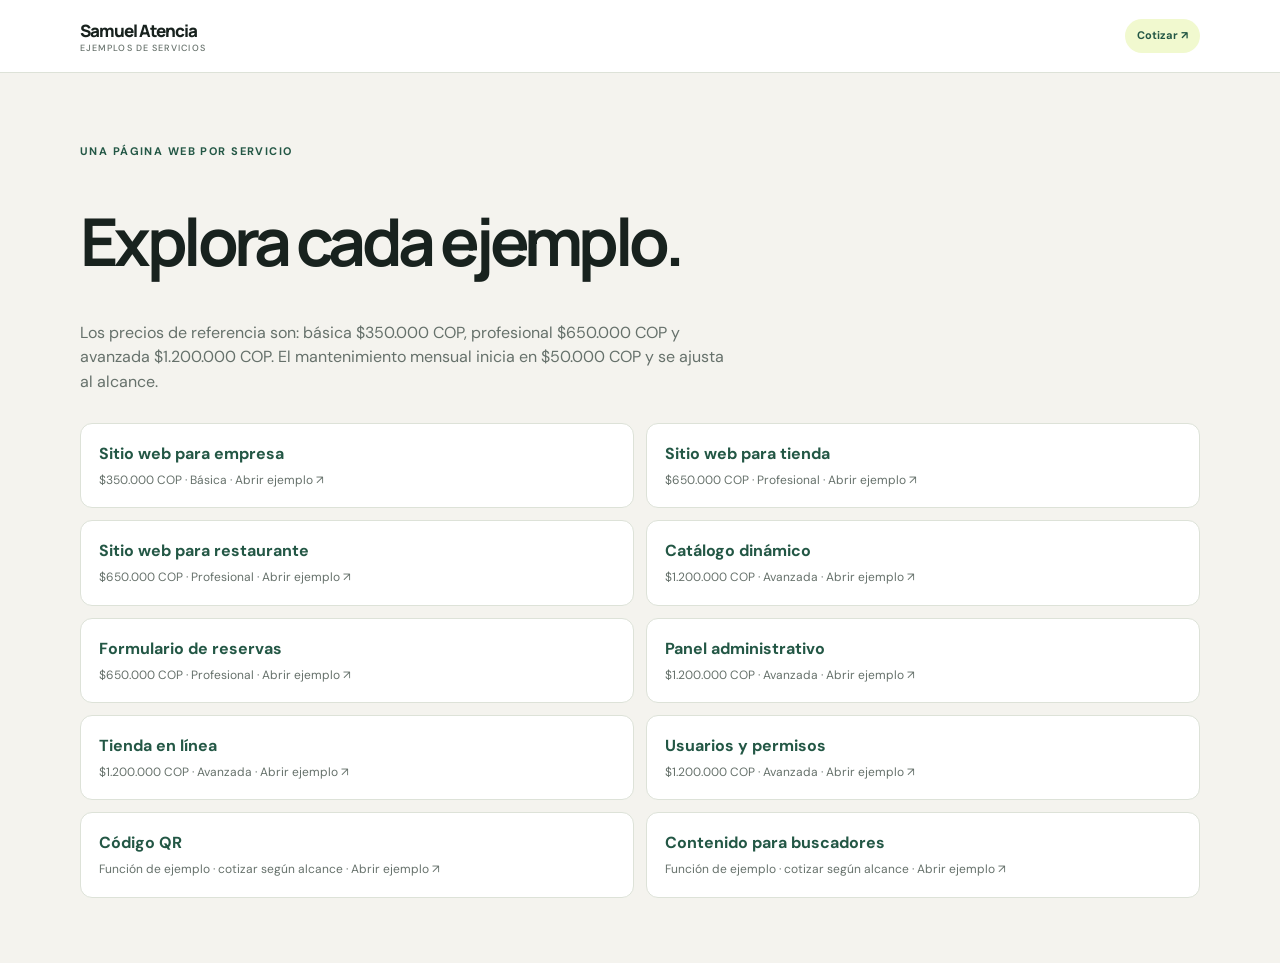
<file: portafolio/muestras.html>
<!doctype html><html lang="es"><head><meta charset="utf-8"><meta name="viewport" content="width=device-width,initial-scale=1"><title>Ejemplos por servicio | Samuel Atencia</title><link rel="stylesheet" href="ejemplos/demo.css"></head><body><header class="sample-top"><div class="sample-top-inner"><a class="brandmark" href="index.html">Samuel Atencia<small>ejemplos de servicios</small></a><a class="pill" href="index.html#cotizador">Cotizar ↗</a></div></header><main class="wrap gallery"><span class="kicker">Una página web por servicio</span><h1>Explora cada ejemplo.</h1><p>Los precios de referencia son: básica $350.000 COP, profesional $650.000 COP y avanzada $1.200.000 COP. El mantenimiento mensual inicia en $50.000 COP y se ajusta al alcance.</p><div class="links"><a href="ejemplos/empresa.html"><b>Sitio web para empresa</b><span>$350.000 COP · Básica · Abrir ejemplo ↗</span></a><a href="ejemplos/tienda.html"><b>Sitio web para tienda</b><span>$650.000 COP · Profesional · Abrir ejemplo ↗</span></a><a href="ejemplos/restaurante.html"><b>Sitio web para restaurante</b><span>$650.000 COP · Profesional · Abrir ejemplo ↗</span></a><a href="ejemplos/catalogo.html"><b>Catálogo dinámico</b><span>$1.200.000 COP · Avanzada · Abrir ejemplo ↗</span></a><a href="ejemplos/reservas.html"><b>Formulario de reservas</b><span>$650.000 COP · Profesional · Abrir ejemplo ↗</span></a><a href="ejemplos/administracion.html"><b>Panel administrativo</b><span>$1.200.000 COP · Avanzada · Abrir ejemplo ↗</span></a><a href="ejemplos/tienda-online.html"><b>Tienda en línea</b><span>$1.200.000 COP · Avanzada · Abrir ejemplo ↗</span></a><a href="ejemplos/usuarios.html"><b>Usuarios y permisos</b><span>$1.200.000 COP · Avanzada · Abrir ejemplo ↗</span></a><a href="ejemplos/qr.html"><b>Código QR</b><span>Función de ejemplo · cotizar según alcance · Abrir ejemplo ↗</span></a><a href="ejemplos/seo.html"><b>Contenido para buscadores</b><span>Función de ejemplo · cotizar según alcance · Abrir ejemplo ↗</span></a></div></main></body></html>
</file>
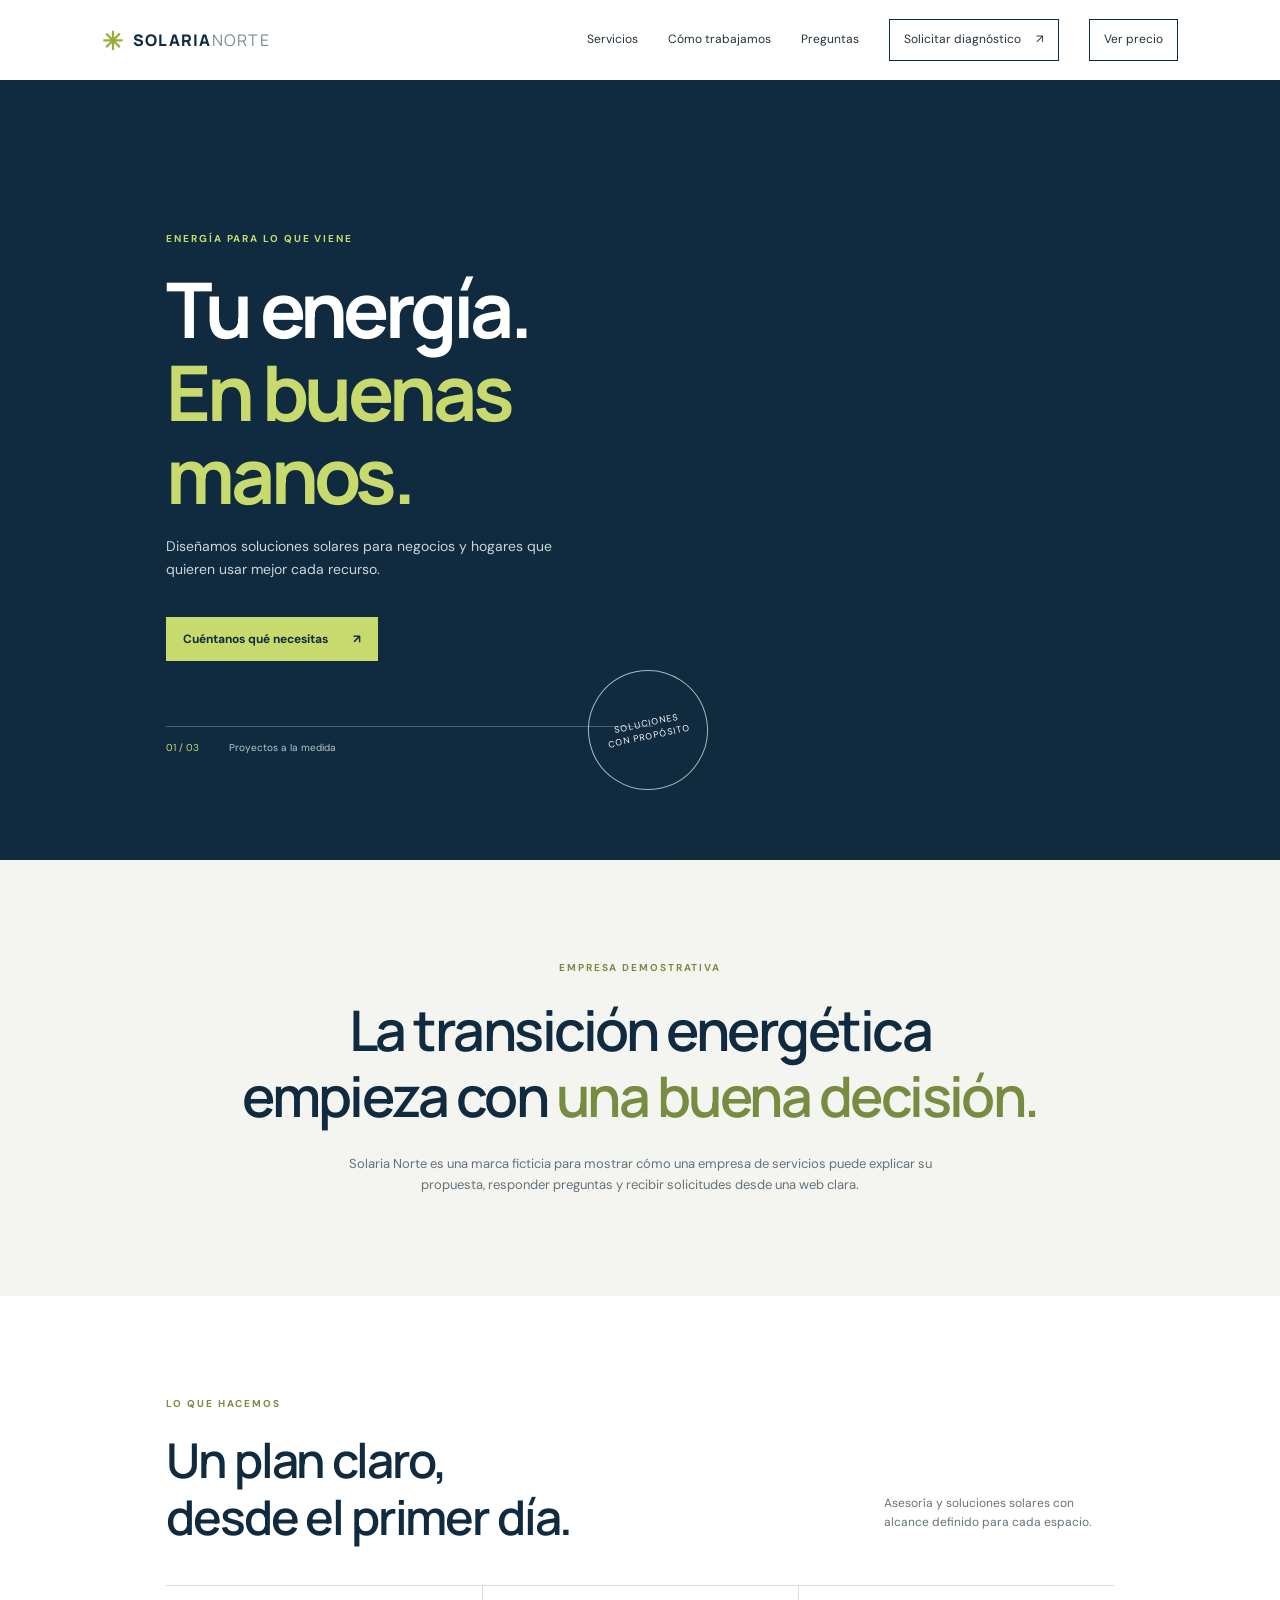
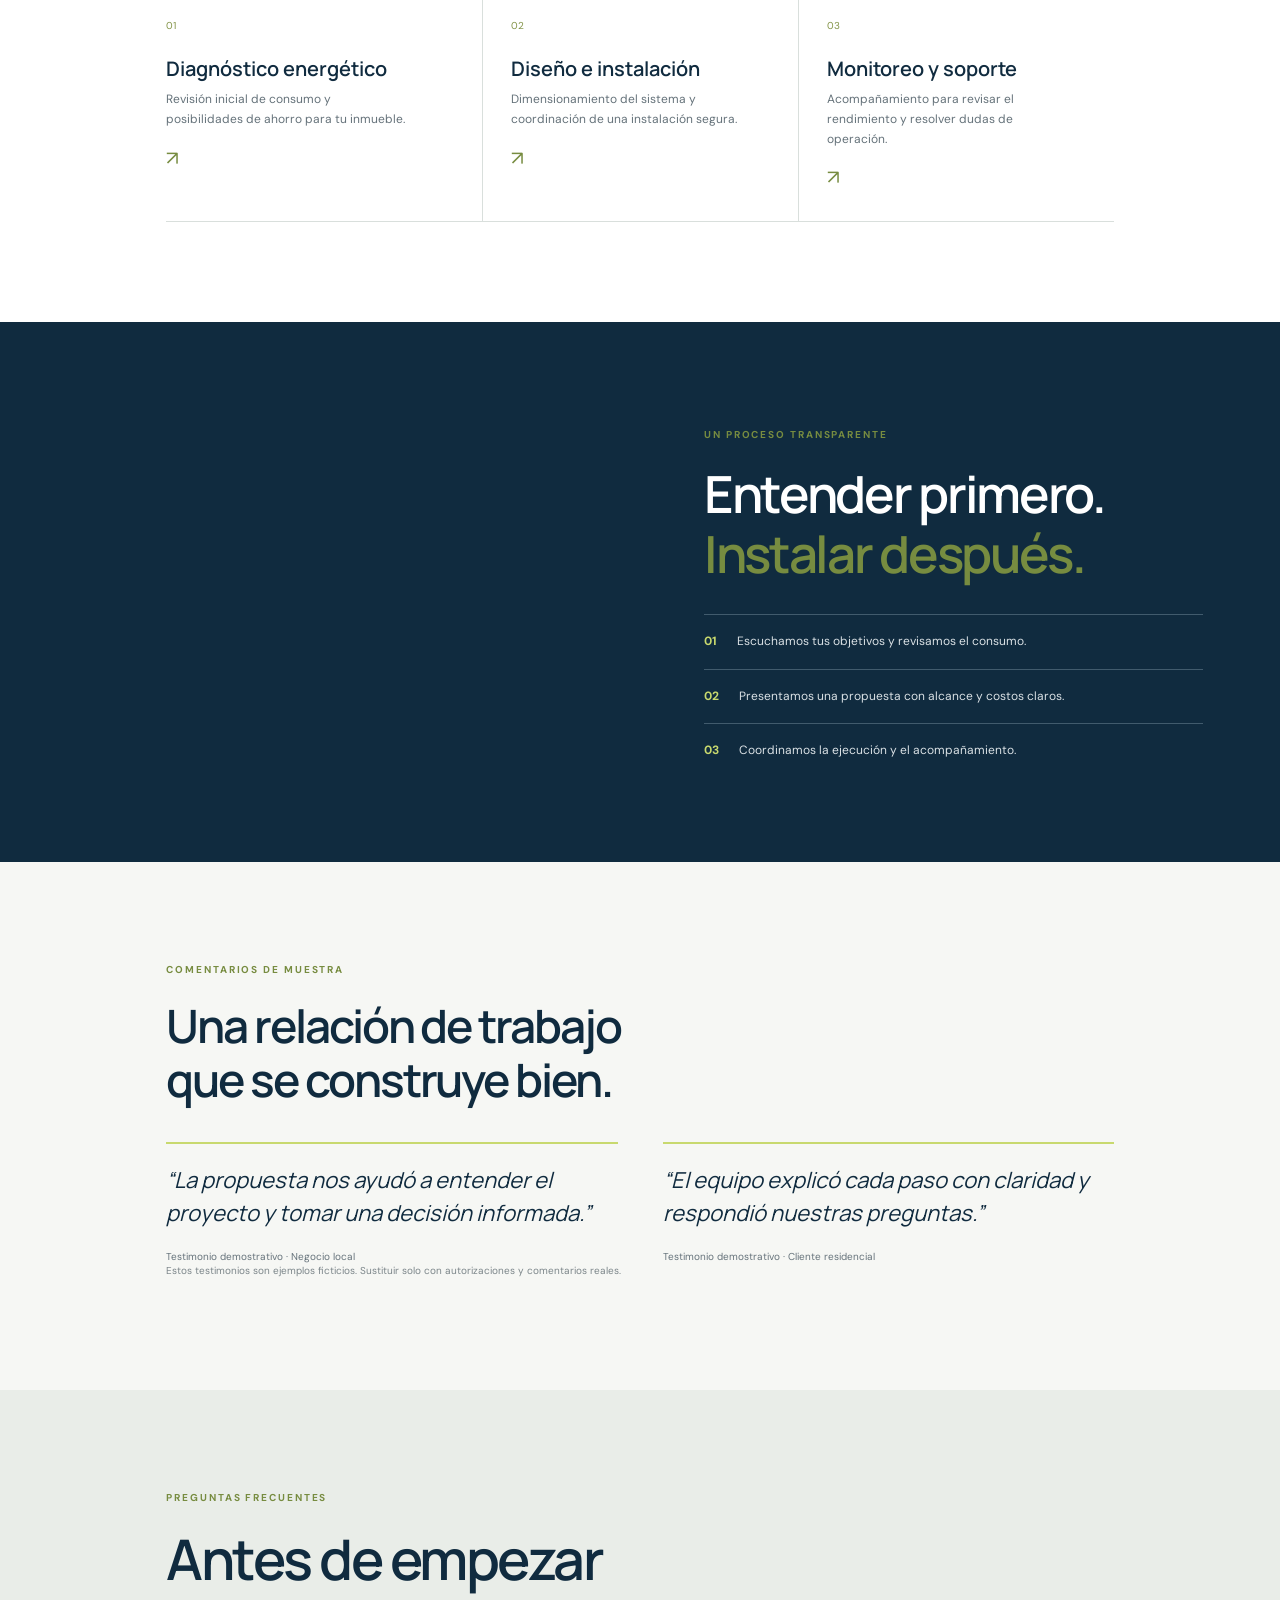
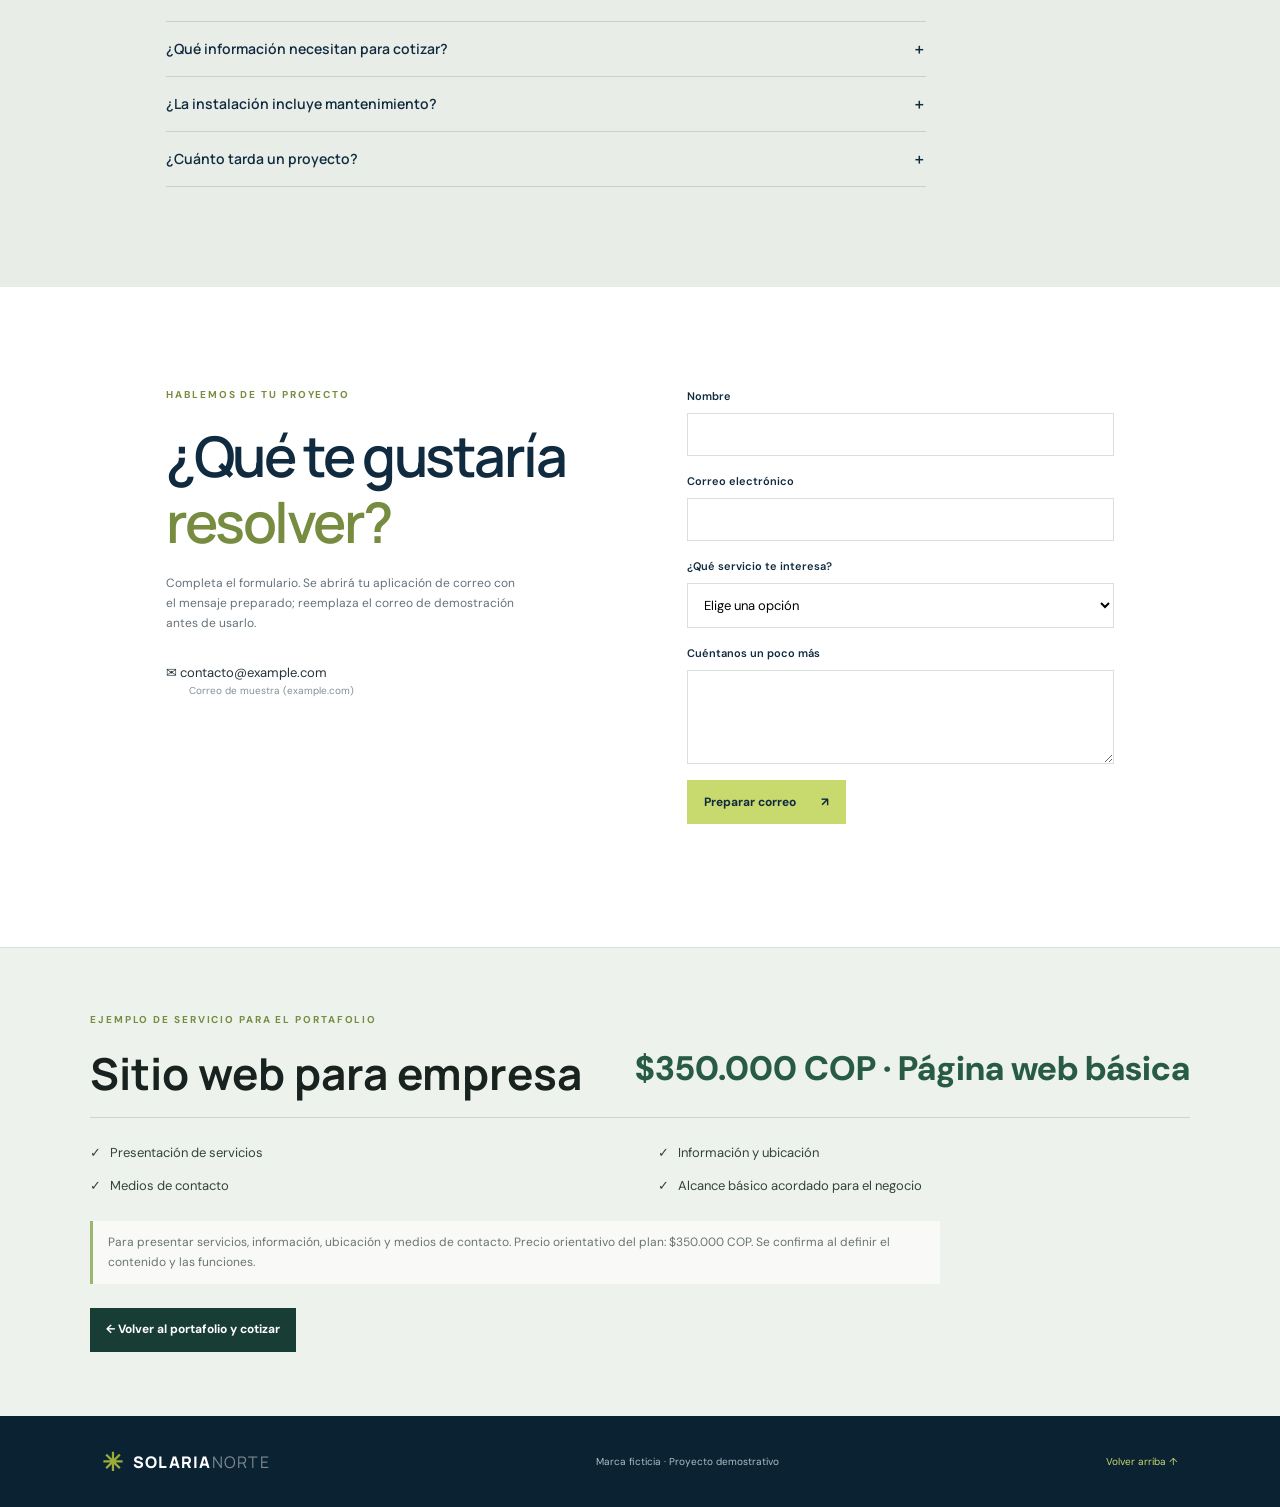
<file: portafolio/ejemplos/empresa.html>
<!doctype html>
<html lang="es"><head><meta charset="utf-8"><meta name="viewport" content="width=device-width, initial-scale=1"><meta name="description" content="Servicios de energía solar y eficiencia para hogares y empresas."><meta name="theme-color" content="#102b3f"><title>Solaria Norte | Energía bien pensada</title><link rel="preconnect" href="https://images.unsplash.com"><link rel="stylesheet" href="solaria-demo.css"><script src="solaria-demo.js" defer></script><link rel="stylesheet" href="offer-details.css"></head>
<body><a class="skip" href="#main">Saltar al contenido</a><header class="header"><a class="brand" href="#inicio"><span class="brand-icon" aria-hidden="true">✳</span>SOLARIA<span class="brand-light">NORTE</span></a><button class="menu-toggle" aria-expanded="false" aria-controls="nav" aria-label="Abrir menú">☰</button><nav id="nav" aria-label="Navegación principal"><a href="#servicios">Servicios</a><a href="#metodo">Cómo trabajamos</a><a href="#faq">Preguntas</a><a class="nav-button" href="#contacto">Solicitar diagnóstico <span>↗</span></a><a class="nav-button" href="#oferta">Ver precio</a></nav></header>
<main id="main"><section class="hero" id="inicio"><div class="hero-copy"><p class="eyebrow">ENERGÍA PARA LO QUE VIENE</p><h1>Tu energía.<br><span>En buenas manos.</span></h1><p class="hero-sub">Diseñamos soluciones solares para negocios y hogares que quieren usar mejor cada recurso.</p><a class="button" href="#contacto">Cuéntanos qué necesitas <span>↗</span></a><div class="hero-proof"><span>01 / 03</span><span>Proyectos a la medida</span></div></div><div class="hero-image" role="img" aria-label="Paneles solares instalados en un techo"></div><div class="hero-stamp">SOLUCIONES<br>CON PROPÓSITO</div></section>
<section class="statement section" id="metodo"><p class="eyebrow">EMPRESA DEMOSTRATIVA</p><h2>La transición energética<br>empieza con <em>una buena decisión.</em></h2><p class="statement-copy">Solaria Norte es una marca ficticia para mostrar cómo una empresa de servicios puede explicar su propuesta, responder preguntas y recibir solicitudes desde una web clara.</p></section>
<section id="servicios" class="services section"><div class="section-top"><div><p class="eyebrow">LO QUE HACEMOS</p><h2>Un plan claro,<br>desde el primer día.</h2></div><p>Asesoría y soluciones solares con alcance definido para cada espacio.</p></div><div class="service-grid"><article><span>01</span><h3>Diagnóstico energético</h3><p>Revisión inicial de consumo y posibilidades de ahorro para tu inmueble.</p><a href="#contacto" aria-label="Consultar diagnóstico">↗</a></article><article><span>02</span><h3>Diseño e instalación</h3><p>Dimensionamiento del sistema y coordinación de una instalación segura.</p><a href="#contacto" aria-label="Consultar diseño e instalación">↗</a></article><article><span>03</span><h3>Monitoreo y soporte</h3><p>Acompañamiento para revisar el rendimiento y resolver dudas de operación.</p><a href="#contacto" aria-label="Consultar monitoreo y soporte">↗</a></article></div></section>
<section class="benefits"><div class="benefit-photo" role="img" aria-label="Equipo de trabajo revisa planos de un proyecto"></div><div class="benefit-copy"><p class="eyebrow">UN PROCESO TRANSPARENTE</p><h2>Entender primero.<br><em>Instalar después.</em></h2><ul><li><b>01</b><span>Escuchamos tus objetivos y revisamos el consumo.</span></li><li><b>02</b><span>Presentamos una propuesta con alcance y costos claros.</span></li><li><b>03</b><span>Coordinamos la ejecución y el acompañamiento.</span></li></ul></div></section>
<section class="testimonials section"><p class="eyebrow">COMENTARIOS DE MUESTRA</p><h2>Una relación de trabajo<br>que se construye bien.</h2><div class="quote-grid"><blockquote>“La propuesta nos ayudó a entender el proyecto y tomar una decisión informada.”<cite>Testimonio demostrativo · Negocio local</cite></blockquote><blockquote>“El equipo explicó cada paso con claridad y respondió nuestras preguntas.”<cite>Testimonio demostrativo · Cliente residencial</cite></blockquote></div><p class="demo-note">Estos testimonios son ejemplos ficticios. Sustituir solo con autorizaciones y comentarios reales.</p></section>
<section id="faq" class="faq-section"><div class="section"><p class="eyebrow">PREGUNTAS FRECUENTES</p><h2>Antes de empezar</h2><div class="faq-list"><details><summary>¿Qué información necesitan para cotizar?<span>＋</span></summary><p>Una factura de energía reciente, la ubicación y una descripción del espacio. El diagnóstico final depende de una revisión técnica.</p></details><details><summary>¿La instalación incluye mantenimiento?<span>＋</span></summary><p>El alcance y la frecuencia se definen en la propuesta. En este demo, el servicio debe configurarse según las condiciones reales de la empresa.</p></details><details><summary>¿Cuánto tarda un proyecto?<span>＋</span></summary><p>Depende del tamaño, la disponibilidad de equipos y los permisos necesarios. Se confirma un cronograma después del diagnóstico.</p></details></div></div></section>
<section id="contacto" class="contact section"><div><p class="eyebrow">HABLEMOS DE TU PROYECTO</p><h2>¿Qué te gustaría<br><em>resolver?</em></h2><p>Completa el formulario. Se abrirá tu aplicación de correo con el mensaje preparado; reemplaza el correo de demostración antes de usarlo.</p><div class="contact-detail">✉ <a href="mailto:contacto@example.com">contacto@example.com</a><small>Correo de muestra (example.com)</small></div></div><form id="contact-form"><label for="name">Nombre</label><input id="name" name="name" required minlength="2" autocomplete="name"><label for="email">Correo electrónico</label><input id="email" name="email" type="email" required autocomplete="email"><label for="service">¿Qué servicio te interesa?</label><select id="service" name="service" required><option value="">Elige una opción</option><option>Diagnóstico energético</option><option>Diseño e instalación</option><option>Monitoreo y soporte</option><option>Otro</option></select><label for="message">Cuéntanos un poco más</label><textarea id="message" name="message" rows="4" required minlength="10"></textarea><button class="button" type="submit">Preparar correo <span>↗</span></button><p id="form-status" role="status" aria-live="polite"></p></form></section><section class="offer-details" id="oferta"><div class="offer-inner"><div class="offer-head"><div><p class="eyebrow">EJEMPLO DE SERVICIO PARA EL PORTAFOLIO</p><h2>Sitio web para empresa</h2></div><strong class="offer-price">$350.000 COP · Página web básica</strong></div><div class="offer-grid"><p>✓ &nbsp; Presentación de servicios</p><p>✓ &nbsp; Información y ubicación</p><p>✓ &nbsp; Medios de contacto</p><p>✓ &nbsp; Alcance básico acordado para el negocio</p></div><p class="offer-note">Para presentar servicios, información, ubicación y medios de contacto. Precio orientativo del plan: $350.000 COP. Se confirma al definir el contenido y las funciones.</p><a class="offer-back" href="../index.html#cotizador">← Volver al portafolio y cotizar</a></div></section></main>
<footer class="footer"><a class="brand" href="#inicio"><span class="brand-icon">✳</span>SOLARIA<span class="brand-light">NORTE</span></a><p>Marca ficticia · Proyecto demostrativo</p><a href="#inicio">Volver arriba ↑</a></footer></body></html>
</file>
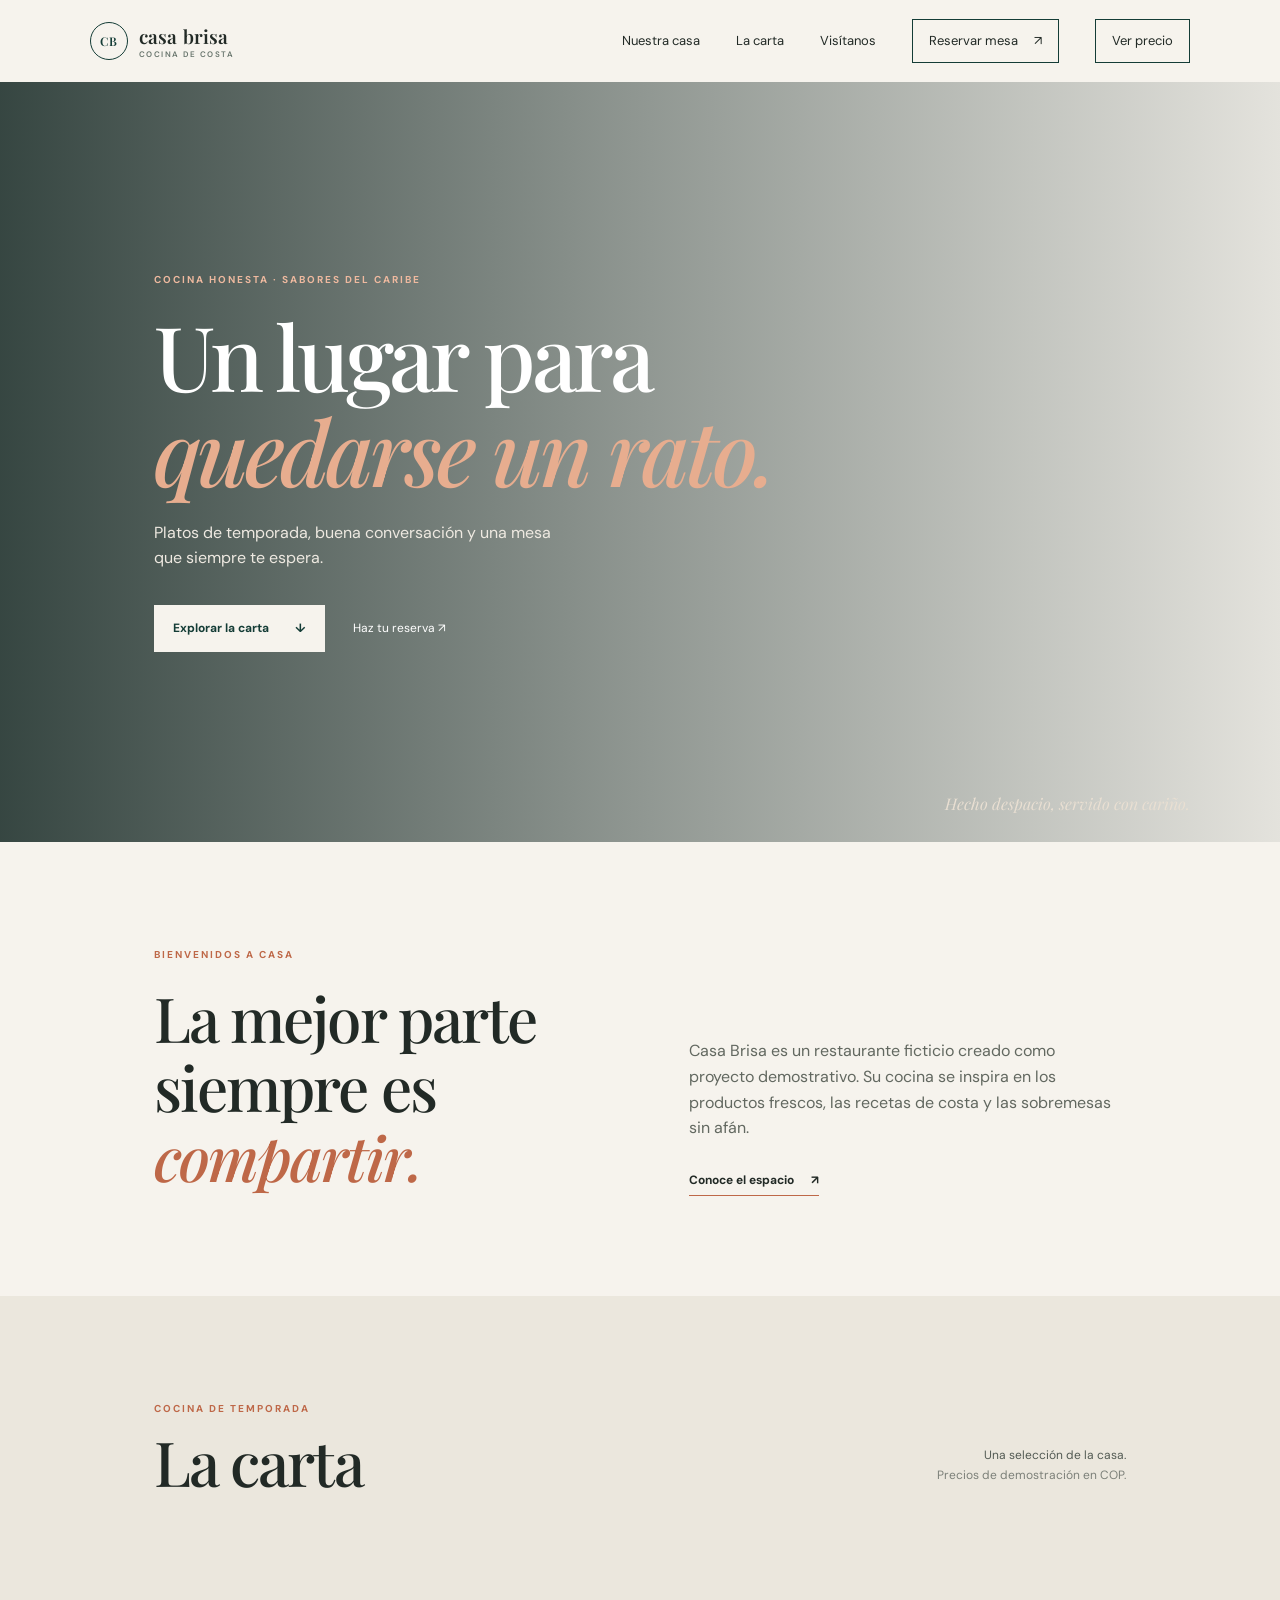
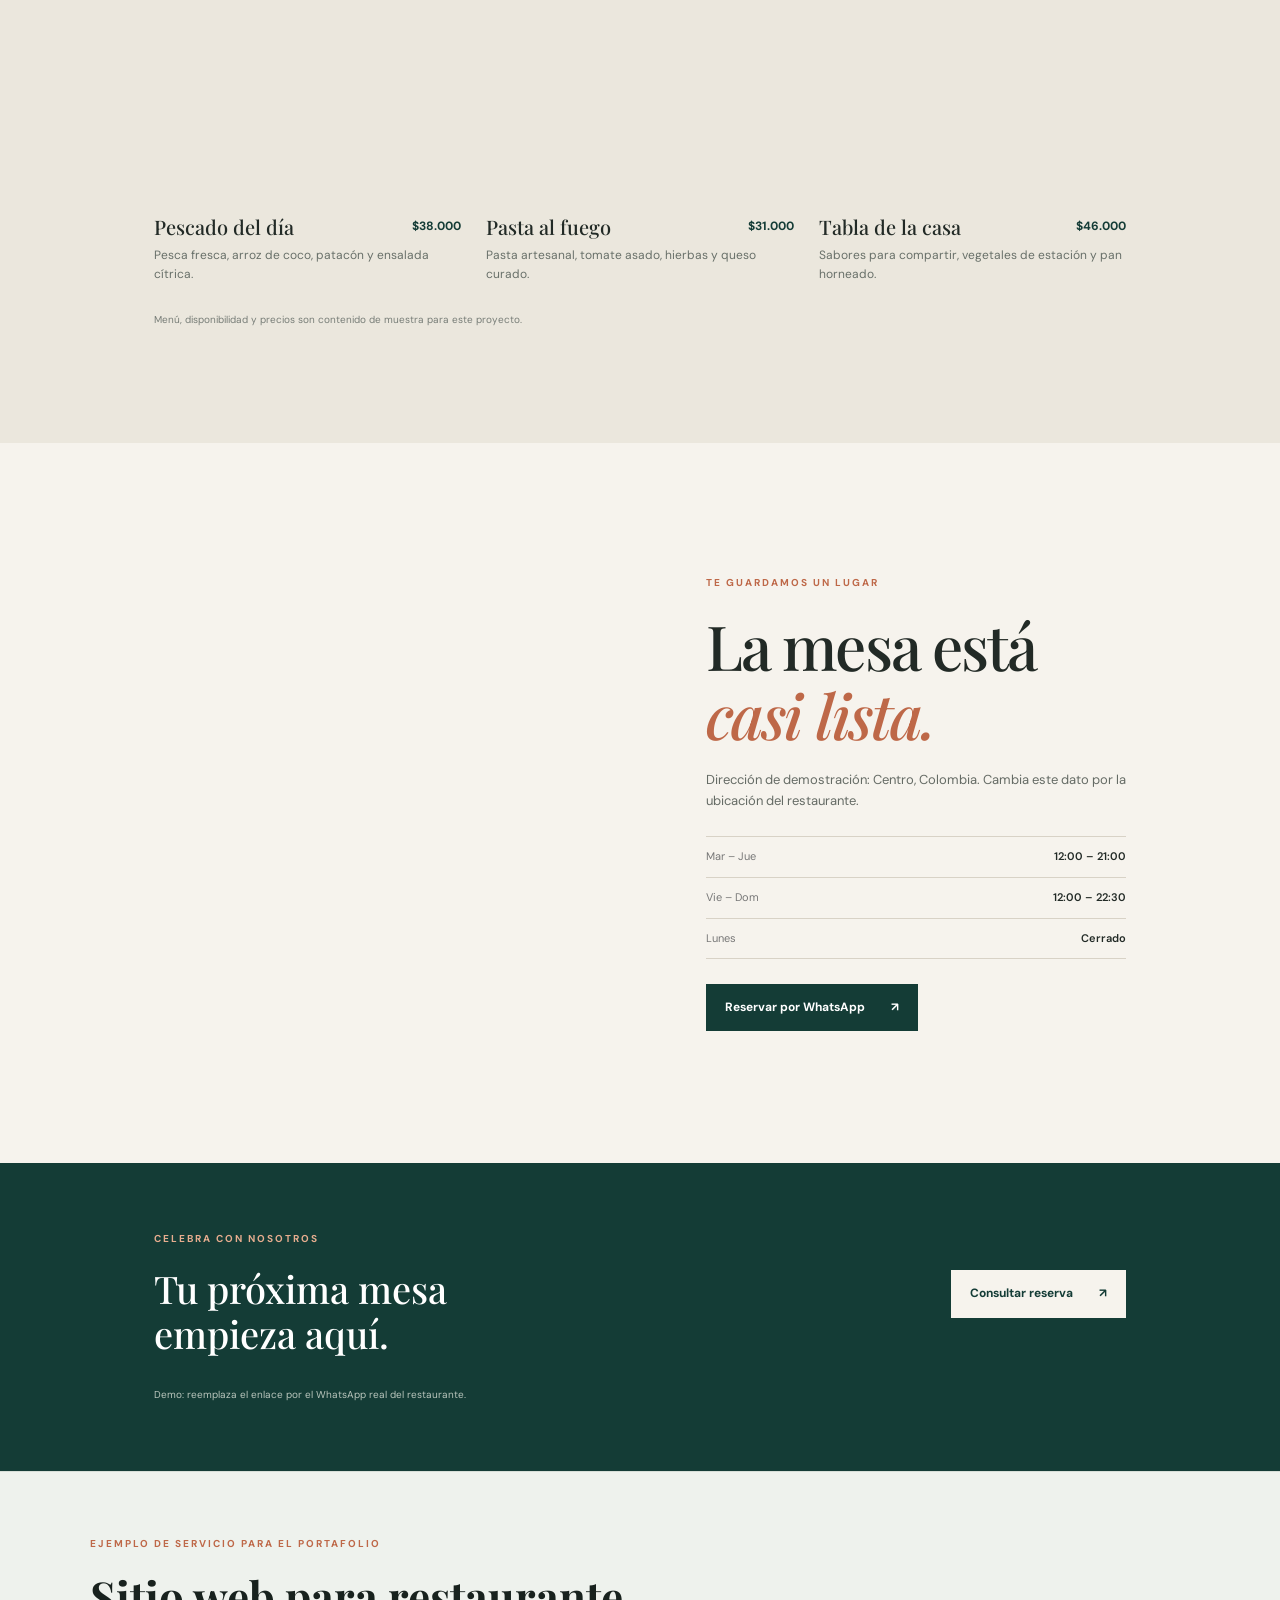
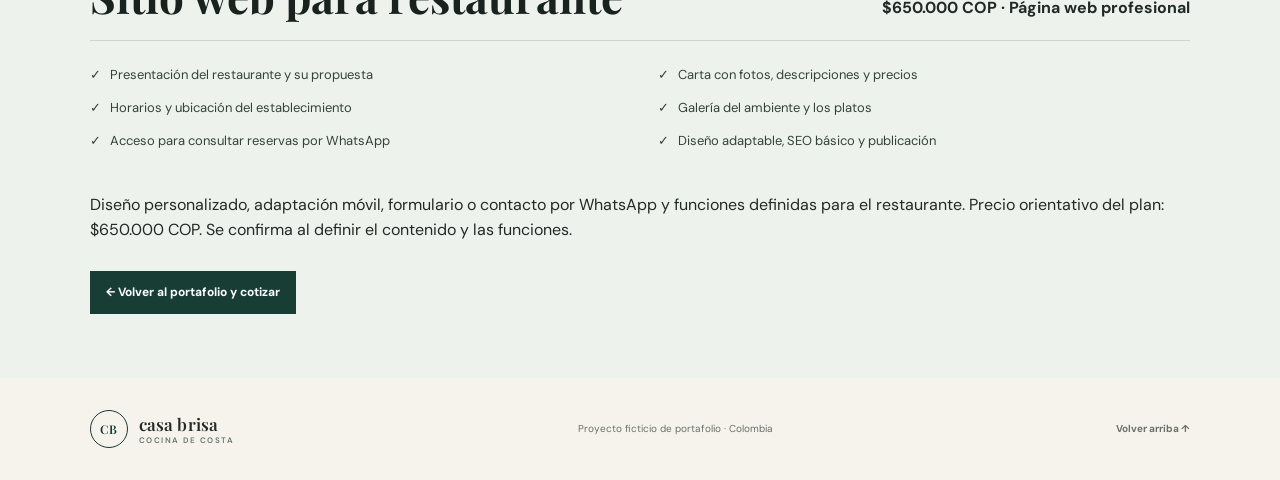
<file: portafolio/ejemplos/restaurante.html>
<!doctype html>
<html lang="es">
<head>
  <meta charset="utf-8"><meta name="viewport" content="width=device-width, initial-scale=1">
  <meta name="description" content="Cocina de costa, ingredientes frescos y noches para compartir en Casa Brisa.">
  <meta name="theme-color" content="#143c36">
  <title>Casa Brisa | Cocina de costa</title>
  <link rel="preconnect" href="https://images.unsplash.com"><link rel="stylesheet" href="brisa-demo.css">
  <script src="brisa-demo.js" defer></script>
<link rel="stylesheet" href="offer-details.css"></head>
<body>
  <a class="skip" href="#contenido">Saltar al contenido</a>
  <header class="header"><a class="brand" href="#inicio" aria-label="Casa Brisa, inicio"><span class="brand-mark" aria-hidden="true">CB</span><span>casa brisa<small>COCINA DE COSTA</small></span></a>
    <button class="menu-toggle" aria-expanded="false" aria-controls="nav" aria-label="Abrir menú"><span></span><span></span></button>
    <nav id="nav" class="nav" aria-label="Navegación principal"><a href="#historia">Nuestra casa</a><a href="#carta">La carta</a><a href="#visitanos">Visítanos</a><a class="nav-cta" href="#reserva">Reservar mesa <span aria-hidden="true">↗</span></a><a class="nav-cta" href="#oferta">Ver precio</a></nav>
  </header>
  <main id="contenido">
    <section class="hero" id="inicio"><div class="hero-photo" role="img" aria-label="Mesa servida en un restaurante cálido"></div><div class="hero-shade"></div><div class="hero-copy"><p class="eyebrow">COCINA HONESTA · SABORES DEL CARIBE</p><h1>Un lugar para<br><em>quedarse un rato.</em></h1><p>Platos de temporada, buena conversación y una mesa que siempre te espera.</p><div class="hero-actions"><a class="button button-light" href="#carta">Explorar la carta <span>↓</span></a><a class="text-link" href="#reserva">Haz tu reserva <span>↗</span></a></div></div><div class="hero-note">Hecho despacio, servido con cariño.</div></section>
    <section id="historia" class="intro section-wrap"><div><p class="eyebrow">BIENVENIDOS A CASA</p><h2>La mejor parte<br>siempre es <em>compartir.</em></h2></div><div class="intro-text"><p>Casa Brisa es un restaurante ficticio creado como proyecto demostrativo. Su cocina se inspira en los productos frescos, las recetas de costa y las sobremesas sin afán.</p><a class="arrow-link" href="#visitanos">Conoce el espacio <span>↗</span></a></div></section>
    <section class="menu-section" id="carta"><div class="section-wrap"><div class="section-heading"><div><p class="eyebrow">COCINA DE TEMPORADA</p><h2>La carta</h2></div><p>Una selección de la casa.<br><span>Precios de demostración en COP.</span></p></div><div class="menu-grid">
      <article class="dish"><div class="dish-img dish-one" role="img" aria-label="Pescado fresco con acompañamientos"></div><div class="dish-meta"><h3>Pescado del día</h3><span>$38.000</span></div><p>Pesca fresca, arroz de coco, patacón y ensalada cítrica.</p></article>
      <article class="dish"><div class="dish-img dish-two" role="img" aria-label="Plato de pasta artesanal"></div><div class="dish-meta"><h3>Pasta al fuego</h3><span>$31.000</span></div><p>Pasta artesanal, tomate asado, hierbas y queso curado.</p></article>
      <article class="dish"><div class="dish-img dish-three" role="img" aria-label="Plato para compartir"></div><div class="dish-meta"><h3>Tabla de la casa</h3><span>$46.000</span></div><p>Sabores para compartir, vegetales de estación y pan horneado.</p></article>
    </div><p class="demo-note">Menú, disponibilidad y precios son contenido de muestra para este proyecto.</p></div></section>
    <section class="visit section-wrap" id="visitanos"><div class="visit-photo" role="img" aria-label="Interior acogedor de restaurante"></div><div class="visit-copy"><p class="eyebrow">TE GUARDAMOS UN LUGAR</p><h2>La mesa está<br><em>casi lista.</em></h2><p>Dirección de demostración: Centro, Colombia. Cambia este dato por la ubicación del restaurante.</p><div class="hours"><div><span>Mar – Jue</span><b>12:00 – 21:00</b></div><div><span>Vie – Dom</span><b>12:00 – 22:30</b></div><div><span>Lunes</span><b>Cerrado</b></div></div><a class="button button-dark" id="reserve-link" href="#reserva">Reservar por WhatsApp <span>↗</span></a></div></section>
    <section class="reserve-band" id="reserva"><div><p class="eyebrow">CELEBRA CON NOSOTROS</p><h2>Tu próxima mesa<br>empieza aquí.</h2></div><a class="button button-light" href="https://api.whatsapp.com/send?text=Hola%2C%20quisiera%20consultar%20una%20reserva%20en%20Casa%20Brisa." target="_blank" rel="noopener">Consultar reserva <span>↗</span></a><p class="demo-note">Demo: reemplaza el enlace por el WhatsApp real del restaurante.</p></section>
  <section class="offer-details" id="oferta"><div class="offer-inner"><div class="offer-head"><div><p class="eyebrow">EJEMPLO DE SERVICIO PARA EL PORTAFOLIO</p><h2>Sitio web para restaurante</h2></div><strong class="quote-price">$650.000 COP · Página web profesional</strong></div><div class="offer-grid"><p>✓ &nbsp; Presentación del restaurante y su propuesta</p><p>✓ &nbsp; Carta con fotos, descripciones y precios</p><p>✓ &nbsp; Horarios y ubicación del establecimiento</p><p>✓ &nbsp; Galería del ambiente y los platos</p><p>✓ &nbsp; Acceso para consultar reservas por WhatsApp</p><p>✓ &nbsp; Diseño adaptable, SEO básico y publicación</p></div><p class="quote-note">Diseño personalizado, adaptación móvil, formulario o contacto por WhatsApp y funciones definidas para el restaurante. Precio orientativo del plan: $650.000 COP. Se confirma al definir el contenido y las funciones.</p><a class="offer-back" href="../index.html#cotizador">← Volver al portafolio y cotizar</a></div></section></main>
  <footer class="footer"><a class="brand brand-footer" href="#inicio"><span class="brand-mark">CB</span><span>casa brisa<small>COCINA DE COSTA</small></span></a><p>Proyecto ficticio de portafolio · Colombia</p><a href="#inicio">Volver arriba ↑</a></footer>
</body></html>
</file>
<file: empresa/styles.css>
@import url('https://fonts.googleapis.com/css2?family=DM+Sans:wght@400;500;600;700&family=Manrope:wght@400;500;600;700;800&display=swap');:root{--navy:#102b3f;--blue:#244961;--lime:#c8d96e;--paper:#f4f5f1;--white:#fff;--text:#24323a;--muted:#65727a;--line:#d9dfdc;--sans:'DM Sans',Arial,sans-serif;--display:'Manrope',Arial,sans-serif}*{box-sizing:border-box}html{scroll-behavior:smooth}body{margin:0;color:var(--text);font:15px/1.65 var(--sans)}a{color:inherit;text-decoration:none}.skip{position:absolute;left:-999px}.skip:focus{left:10px;top:10px;background:white;padding:10px;z-index:10}.header{height:80px;padding:0 8vw;display:flex;align-items:center;justify-content:space-between;background:var(--white)}.brand{display:flex;align-items:center;gap:8px;font:800 16px var(--display);letter-spacing:.08em;color:var(--navy)}.brand-icon{color:#9aad38;font-size:25px}.brand-light{font-weight:400;color:#7c8990;margin-left:-8px}.header nav{display:flex;align-items:center;gap:30px;font-size:12px}.header nav a:hover{color:#64782a}.nav-button{border:1px solid var(--navy);padding:10px 14px}.nav-button span{margin-left:12px}.menu-toggle{display:none}.hero{background:var(--navy);color:white;min-height:620px;height:calc(100svh - 80px);max-height:780px;position:relative;display:grid;grid-template-columns:52% 48%;overflow:hidden}.hero-copy{padding:8vw 1vw 55px 13vw;position:relative;z-index:1;align-self:center}.eyebrow{font-size:10px;letter-spacing:.19em;font-weight:700;color:#778c40;margin:0 0 20px}.hero .eyebrow{color:var(--lime)}h1,h2,h3,p{margin-top:0}.hero h1{font:700 clamp(44px,6vw,78px)/1.08 var(--display);letter-spacing:-.055em;margin-bottom:18px}.hero h1 span{color:var(--lime)}.hero-sub{max-width:390px;color:#ccd4d8;font-size:14px}.button{display:inline-flex;gap:25px;justify-content:space-between;align-items:center;border:0;background:var(--lime);color:var(--navy);padding:14px 17px;font:700 12px var(--sans);cursor:pointer}.hero .button{margin-top:22px}.hero-proof{margin-top:65px;border-top:1px solid #466072;padding-top:13px;display:flex;gap:30px;font-size:10px;color:#b8c6ce}.hero-proof span:first-child{color:var(--lime)}.hero-image{background:linear-gradient(0deg,rgba(16,43,63,.12),rgba(16,43,63,.12)),url('https://images.unsplash.com/photo-1509391366360-2e959784a276?auto=format&fit=crop&w=1200&q=82') center/cover;min-height:100%}.hero-stamp{position:absolute;right:calc(48% - 42px);bottom:9%;z-index:2;border:1px solid rgba(255,255,255,.65);border-radius:50%;width:120px;height:120px;display:grid;place-content:center;text-align:center;line-height:1.4;font-size:9px;letter-spacing:.13em;color:white;transform:rotate(-12deg)}.section{padding:100px 13vw}.statement{background:var(--paper);text-align:center}.statement h2,.section h2,.benefit-copy h2,.contact h2{font:600 clamp(35px,4.5vw,56px)/1.18 var(--display);letter-spacing:-.045em;color:var(--navy);margin:0}.statement h2 em,.benefit-copy h2 em,.contact h2 em{font-style:normal;color:#778c40}.statement-copy{max-width:590px;margin:24px auto 0;color:var(--muted);font-size:13px}.services{background:#fff}.section-top{display:flex;justify-content:space-between;align-items:end;margin-bottom:40px}.section-top>p{font-size:12px;color:var(--muted);max-width:230px}.section-top h2{font-size:clamp(36px,4vw,48px)}.service-grid{display:grid;grid-template-columns:repeat(3,1fr);border-top:1px solid var(--line);border-bottom:1px solid var(--line)}.service-grid article{position:relative;padding:26px 28px 27px 0;min-height:220px}.service-grid article+article{border-left:1px solid var(--line);padding-left:28px}.service-grid article>span{font-size:10px;color:#829346}.service-grid h3{font:600 20px var(--display);color:var(--navy);margin:18px 0 8px}.service-grid p{font-size:12px;color:var(--muted);max-width:240px}.service-grid a{font-size:20px;color:#778c40}.benefits{display:grid;grid-template-columns:1fr 1fr;background:var(--navy);color:white}.benefit-photo{min-height:540px;background:url('https://images.unsplash.com/photo-1521737711867-e3b97375f902?auto=format&fit=crop&w=1200&q=80') center/cover}.benefit-copy{padding:90px 12% 70px 10%;align-self:center}.benefit-copy h2{color:white;font-size:clamp(35px,4vw,52px)}.benefit-copy ul{list-style:none;padding:0;margin:30px 0 0}.benefit-copy li{border-top:1px solid #415b6d;display:flex;gap:20px;padding:17px 0;font-size:12px;color:#dae1e5}.benefit-copy li b{color:var(--lime)}.testimonials{background:#f6f7f4}.testimonials h2{font-size:clamp(32px,4vw,46px)}.quote-grid{display:grid;grid-template-columns:1fr 1fr;gap:45px;margin-top:35px}.quote-grid blockquote{font:italic 22px/1.5 var(--display);color:var(--navy);margin:0;padding-top:20px;border-top:2px solid var(--lime)}.quote-grid cite{display:block;margin-top:20px;color:var(--muted);font:normal 10px var(--sans)}.demo-note{font-size:10px;color:#7b8589}.faq-section{background:#e9ede8}.faq-section h2{margin:0 0 28px}.faq-list{max-width:760px}.faq-list details{border-top:1px solid #c8d1cb;padding:17px 0}.faq-list details:last-child{border-bottom:1px solid #c8d1cb}.faq-list summary{cursor:pointer;list-style:none;display:flex;justify-content:space-between;font:600 14px var(--display);color:var(--navy)}.faq-list summary::-webkit-details-marker{display:none}.faq-list details[open] summary span{transform:rotate(45deg)}.faq-list details p{max-width:650px;color:var(--muted);font-size:12px;margin:12px 0 0}.contact{display:grid;grid-template-columns:1fr 1fr;gap:10%;align-items:start;background:#fff}.contact>div>p:not(.eyebrow){font-size:12px;color:var(--muted);max-width:360px;margin-top:19px}.contact-detail{margin-top:28px;font-size:13px}.contact-detail small{display:block;margin-left:23px;color:#849096;font-size:10px}.contact form{display:grid;gap:8px}.contact form label{font-size:11px;font-weight:600;color:var(--navy)}input,select,textarea{font:13px var(--sans);padding:12px;border:1px solid var(--line);border-radius:0;background:#fff;width:100%;margin-bottom:8px}input:focus,select:focus,textarea:focus{outline:2px solid #a4b75a;outline-offset:1px}.contact form .button{justify-self:start}.footer{background:#0b2233;color:white;padding:28px 8vw;display:flex;justify-content:space-between;align-items:center;gap:16px;font-size:10px}.footer .brand{color:white}.footer p{margin:0;color:#aebdc5}.footer>a:last-child{color:var(--lime)}@media(max-width:760px){.header{height:68px;padding:0 6vw}.menu-toggle{display:block;border:0;background:none;color:var(--navy);font-size:22px}.header nav{display:none;position:absolute;z-index:4;top:68px;left:0;right:0;background:white;padding:22px 7vw 28px;flex-direction:column;align-items:stretch;gap:16px}.header nav.open{display:flex}.nav-button{text-align:center}.hero{height:auto;min-height:0;grid-template-columns:1fr}.hero-copy{padding:73px 7vw 35px}.hero h1{font-size:clamp(48px,12vw,66px)}.hero-image{height:350px;min-height:0}.hero-proof{margin-top:35px}.hero-stamp{right:7vw;bottom:300px;width:94px;height:94px;font-size:8px}.section{padding:72px 7vw}.section-top{display:block}.section-top>p{margin:20px 0 0}.service-grid{grid-template-columns:1fr}.service-grid article{min-height:0;padding:22px 0}.service-grid article+article{border-left:0;border-top:1px solid var(--line);padding-left:0}.service-grid p{max-width:400px}.benefits{grid-template-columns:1fr}.benefit-photo{min-height:320px}.benefit-copy{padding:60px 7vw}.quote-grid{grid-template-columns:1fr;gap:28px}.contact{grid-template-columns:1fr;gap:35px}.footer{padding:25px 7vw;flex-wrap:wrap}.footer p{order:3;width:100%}}@media(prefers-reduced-motion:reduce){html{scroll-behavior:auto}}
</file>
<file: portafolio/styles.css>
@import url('https://fonts.googleapis.com/css2?family=DM+Mono:wght@400;500&family=DM+Sans:wght@400;500;600;700&family=Manrope:wght@400;500;600;700;800&display=swap');:root{--bg:#151719;--panel:#1d2022;--text:#f2f0e9;--muted:#a5aaa8;--line:#353a3b;--acid:#ccf36a;--purple:#c8afff;--display:'Manrope',Arial,sans-serif;--sans:'DM Sans',Arial,sans-serif;--mono:'DM Mono',monospace}*{box-sizing:border-box}html{scroll-behavior:smooth}body{margin:0;background:var(--bg);color:var(--text);font:15px/1.7 var(--sans)}a{color:inherit;text-decoration:none}.skip{position:absolute;left:-999px}.skip:focus{left:10px;top:10px;background:#fff;color:#111;padding:10px;z-index:9}.header{height:78px;padding:0 9vw;display:flex;justify-content:space-between;align-items:center;border-bottom:1px solid var(--line)}.wordmark{font:800 20px var(--display);letter-spacing:-.07em}.wordmark span{color:var(--acid)}.header nav{display:flex;gap:34px;align-items:center;font-size:11px;color:#c1c4c1}.header nav a:hover,.quiet-link:hover{color:var(--acid)}.nav-resume{border:1px solid #6f7771;padding:9px 13px;color:var(--text)}.nav-resume span{margin-left:15px}.menu-toggle{display:none}.hero{min-height:680px;padding:68px 12vw 55px;display:grid;grid-template-columns:1.05fr .95fr;align-items:center;gap:6%;overflow:hidden}.availability{font:10px var(--mono);letter-spacing:.07em;color:#d0d4ca;margin:0 0 26px}.availability span{display:inline-block;width:7px;height:7px;border-radius:50%;background:var(--acid);margin-right:8px;box-shadow:0 0 11px #ccf36a}.eyebrow,.section-label{font:10px var(--mono);letter-spacing:.12em;color:#989f99}.hero h1{font:700 clamp(52px,6.2vw,78px)/1.06 var(--display);letter-spacing:-.075em;margin:0 0 22px}.hero h1 span{color:var(--purple)}.hero h1 em{font-style:normal;color:var(--acid)}.hero-summary{max-width:390px;color:#b2b7b4;font-size:13px}.hero-ctas{display:flex;align-items:center;gap:24px;margin-top:27px}.button{display:inline-flex;align-items:center;justify-content:space-between;gap:25px;border:0;padding:13px 16px;font:700 11px var(--sans);cursor:pointer}.button-accent{background:var(--acid);color:#151719}.quiet-link{font-size:11px}.hero-count{display:flex;align-items:center;gap:12px;margin-top:52px;color:#929a95;font:10px var(--mono)}.hero-count b{font:500 23px var(--display);color:var(--purple)}.hero-right{position:relative;min-height:430px;display:grid;place-items:center}.orbit{position:absolute;width:340px;height:340px;border:1px solid #2f3434;border-radius:50%}.orbit-two{width:430px;height:430px;border-color:#272c2d}.code-card{z-index:1;width:min(380px,100%);background:#202527;border:1px solid #414748;box-shadow:0 25px 70px #080a0a99;transform:rotate(2deg)}.code-top{height:38px;border-bottom:1px solid #414748;display:flex;align-items:center;gap:6px;padding:0 12px}.code-top>span{width:7px;height:7px;border-radius:50%;background:#777}.code-top>span:first-child{background:#ec857e}.code-top>span:nth-child(2){background:#e9c66f}.code-top>span:nth-child(3){background:#95c878}.code-top small{margin-left:auto;font:9px var(--mono);color:#858e8a}.code-card pre{padding:24px 30px;margin:0;font:12px/2 var(--mono);color:#d2d9d5}.code-card i{color:#c8afff;font-style:normal}.code-card b{color:var(--acid);font-weight:400}.code-card strong{color:#85d8da;font-weight:400}.code-card em{color:#84908b;font-style:normal}.hero-tag{position:absolute;right:4%;bottom:8%;font:10px var(--mono);color:var(--muted)}.hero-tag span{color:var(--acid)}.section{padding:85px 12vw;border-top:1px solid var(--line)}.section-label{display:flex;gap:23px;color:#929993}.section-label span:first-child{color:var(--acid)}.about-body{display:grid;grid-template-columns:1fr 1fr;gap:9%;margin:45px 0 0 9%}.about h2,.projects h2,.process h2,.contact h2{font:600 clamp(38px,5vw,58px)/1.17 var(--display);letter-spacing:-.06em;margin:0}.about h2 em,.process h2 em,.contact h2 em{font-style:normal;color:var(--purple)}.about-body>div>p{color:#b4bbb6;font-size:13px;margin:0 0 15px}.skills{display:flex;flex-wrap:wrap;gap:8px;margin-top:24px}.skills span{border:1px solid #444a49;padding:6px 10px;color:#d2d6d2;font:9px var(--mono)}.projects{background:#1a1d1f}.projects-heading{display:flex;justify-content:space-between;align-items:end;margin:38px 0 35px 9%}.projects-heading p{font-size:11px;color:var(--muted);max-width:260px;margin:0 0 4px}.project-grid{display:grid;grid-template-columns:1fr 1fr;gap:24px;margin-left:9%}.project-card{min-width:0}.project-preview{height:280px;display:block;padding:12px 16px;color:#fff;overflow:hidden;transition:transform .2s}.project-preview:hover{transform:translateY(-4px)}.preview-food{background:linear-gradient(140deg,#143b36,#b2775c)}.preview-energy{background:linear-gradient(140deg,#102b3f,#587b81)}.preview-atenfer{background:linear-gradient(140deg,#15374b,#d17b34)}.preview-atenfer .preview-hero small{color:#ffe0b5}.preview-atenfer .preview-chip{color:#15374b}.preview-nav{display:flex;justify-content:space-between;gap:8px;align-items:center;font-size:8px;letter-spacing:.03em}.preview-nav span{font-size:6px;opacity:.8}.preview-hero{margin:48px 0 0 9%}.preview-hero small{font:7px var(--mono);letter-spacing:.13em;color:#eec4ab}.preview-hero strong{display:block;margin:10px 0 14px;font:600 clamp(19px,3vw,31px)/1.13 Georgia,serif}.preview-energy .preview-hero small{color:#d9e990}.preview-chip{display:inline-block;background:#f6f3ed;color:#183a36;padding:7px 9px;font-size:7px;font-weight:700}.preview-energy .preview-chip{color:#102b3f}.project-meta{display:flex;justify-content:space-between;align-items:center;margin-top:19px}.project-meta span,.project-note>span{font:9px var(--mono);color:var(--acid);letter-spacing:.08em}.project-meta h3{font:600 21px var(--display);margin:2px 0}.project-meta>a{font-size:22px;color:var(--acid)}.project-card>p{font-size:11px;color:var(--muted);margin:4px 0}.project-note{margin:35px 0 0 9%;padding:18px;border:1px dashed #4e5753}.project-note p{margin:7px 0 0;font-size:11px;color:#adb5af}.process-grid{display:grid;grid-template-columns:.8fr 1.2fr;gap:12%;margin:42px 0 0 9%}.process-grid ol{list-style:none;padding:0;margin:0}.process-grid li{display:flex;gap:20px;border-top:1px solid var(--line);padding:19px 0}.process-grid li>b{font:11px var(--mono);color:var(--acid)}.process-grid li strong{font:500 13px var(--display)}.process-grid li p{font-size:11px;color:var(--muted);margin:5px 0 0}.contact{background:#1b1f20}.contact-grid{display:grid;grid-template-columns:1fr 1fr;gap:12%;margin:40px 0 0 9%}.contact-grid>div>p{color:#b1b9b3;font-size:12px;max-width:340px;margin:18px 0 25px}.email-link{font-size:12px;color:var(--acid);border-bottom:1px solid #899e4b;padding-bottom:5px}.contact-grid>div>small{display:block;font-size:9px;color:#868e89;margin-top:9px}.contact form{display:grid;gap:7px}.contact form label{font-size:10px;color:#d2d7d3}.contact input,.contact textarea{width:100%;background:#151819;border:1px solid #424948;padding:11px;color:#fff;font:12px var(--sans);margin-bottom:6px}.contact input:focus,.contact textarea:focus{outline:2px solid var(--acid)}.contact form button{justify-self:start}.footer{padding:25px 9vw;display:flex;justify-content:space-between;align-items:center;gap:16px;color:#a4aba6;font-size:9px}.footer p{margin:0}.footer>a:last-child:hover{color:var(--acid)}@media(max-width:760px){.header{height:68px;padding:0 7vw}.menu-toggle{display:grid;gap:5px;background:none;border:0;padding:9px}.menu-toggle span{height:1px;width:22px;background:#eee}.header nav{display:none;position:absolute;z-index:4;top:68px;left:0;right:0;background:#1c2021;padding:21px 7vw 26px;flex-direction:column;align-items:stretch;gap:15px}.header nav.open{display:flex}.nav-resume{text-align:center}.hero{padding:57px 7vw 42px;grid-template-columns:1fr;gap:20px}.hero h1{font-size:clamp(50px,13vw,70px)}.hero-right{min-height:345px}.orbit{width:270px;height:270px}.orbit-two{width:340px;height:340px}.code-card{width:min(350px,90%)}.hero-tag{right:3%;bottom:0}.hero-count{margin-top:35px}.section{padding:64px 7vw}.about-body,.projects-heading,.project-grid,.project-note,.process-grid,.contact-grid{margin-left:0}.about-body,.process-grid,.contact-grid{grid-template-columns:1fr;gap:25px}.projects-heading{display:block}.projects-heading p{margin-top:17px}.project-grid{grid-template-columns:1fr;gap:30px}.project-preview{height:240px}.preview-hero{margin-top:40px}.footer{padding:22px 7vw;flex-wrap:wrap}.footer p{order:3;width:100%}}@media(prefers-reduced-motion:reduce){html{scroll-behavior:auto}.project-preview{transition:none}}


/* Cotizador a medida */
.quote-builder{margin:30px 0 0 9%;padding:26px;background:var(--panel);border:1px solid var(--line);max-width:850px}
.quote-intro h3{font:600 23px var(--display);margin:0}.quote-intro p{font-size:11px;color:var(--muted);margin:4px 0 20px}
.quote-label{display:block;font:10px var(--mono);color:var(--acid);margin:16px 0 8px}
#site-type{width:100%;background:#151819;border:1px solid #505955;padding:13px;color:var(--text);font:12px var(--sans)}
.quote-options{display:grid;gap:8px}.quote-option{display:flex;align-items:flex-start;gap:12px;padding:13px;border:1px solid var(--line);background:#191c1d;cursor:pointer}.quote-option input{accent-color:var(--acid);margin-top:4px}.quote-option span{flex:1}.quote-option b,.quote-option small{display:block}.quote-option b{font-size:11px;font-weight:600}.quote-option small{font-size:9px;color:var(--muted);line-height:1.5;margin-top:3px}.quote-option strong{font:10px var(--mono);white-space:nowrap;color:var(--acid)}
.quote-total{display:grid;grid-template-columns:1fr auto;gap:5px 14px;border-top:1px solid var(--line);margin:20px 0 16px;padding-top:17px}.quote-total>span{font-size:11px}.quote-total>strong{font:700 19px var(--display);color:var(--acid)}.quote-total>small{grid-column:1/-1;color:var(--muted);font-size:9px}.quote-builder>.button{margin-top:4px}
.itemized-heading{margin-top:54px}
@media(max-width:760px){.quote-builder{margin-left:0;padding:18px}.quote-option{flex-wrap:wrap}.quote-option strong{margin-left:29px}.quote-total>strong{font-size:15px}}

.quote-item{display:grid;grid-template-columns:1fr auto;gap:4px 12px}.quote-item .quote-option{grid-column:1/-1}.quote-example{justify-self:end;font-size:10px;color:var(--acid);text-decoration:underline;text-underline-offset:3px;margin:0 13px 8px}.base-examples{display:flex;flex-wrap:wrap;gap:9px;margin-top:8px;font-size:10px;color:var(--muted)}.base-examples a{color:var(--acid);text-decoration:underline;text-underline-offset:3px}@media(max-width:760px){.quote-item{grid-template-columns:1fr}.quote-example{justify-self:start;margin-left:13px}}

/* Selector de paquetes */
.plan-options{grid-template-columns:1fr;gap:10px}.plan-options .quote-item{display:block}.plan-options .quote-option{align-items:center;min-height:94px}.plan-options .quote-option input{width:16px;height:16px;flex:none}.plan-options .quote-option strong{font-size:12px}.maintenance-option{display:flex;gap:12px;align-items:flex-start;margin-top:14px;padding:15px;border:1px solid var(--line);background:#191c1d;cursor:pointer}.maintenance-option input{accent-color:var(--acid);margin-top:4px}.maintenance-option b,.maintenance-option small{display:block}.maintenance-option b{font-size:11px}.maintenance-option small{font-size:9px;color:var(--muted);margin-top:4px}
</file>
<file: restaurante/styles.css>
@import url('https://fonts.googleapis.com/css2?family=DM+Sans:wght@400;500;600;700&family=Playfair+Display:ital,wght@0,500;0,600;1,500;1,600&display=swap');
:root{--forest:#143c36;--ink:#222a26;--paper:#f6f3ed;--cream:#ebe7dd;--rust:#be6848;--line:#d8d2c6;--serif:'Playfair Display',Georgia,serif;--sans:'DM Sans',Arial,sans-serif}*{box-sizing:border-box}html{scroll-behavior:smooth}body{margin:0;background:var(--paper);color:var(--ink);font:16px/1.6 var(--sans)}a{color:inherit;text-decoration:none}.skip{position:absolute;left:-999px;top:0;background:white;padding:12px;z-index:10}.skip:focus{left:12px}.header{height:82px;padding:0 7vw;display:flex;align-items:center;justify-content:space-between;background:var(--paper)}.brand{display:flex;align-items:center;gap:11px;font:600 19px var(--serif);letter-spacing:.01em}.brand small{display:block;font:600 8px var(--sans);letter-spacing:.19em;color:#68756d}.brand-mark{width:38px;height:38px;border:1px solid var(--forest);border-radius:50%;display:grid;place-items:center;color:var(--forest);font:600 12px var(--serif)}.nav{display:flex;align-items:center;gap:36px;font-size:13px}.nav a:hover,.footer a:hover{color:var(--rust)}.nav-cta{border:1px solid var(--forest);padding:11px 16px}.nav-cta span{margin-left:13px}.menu-toggle{display:none}.hero{position:relative;min-height:min(680px,78vw);height:calc(100svh - 82px);max-height:760px;display:flex;align-items:center;color:white;overflow:hidden}.hero-photo,.hero-shade{position:absolute;inset:0}.hero-photo{background:url('https://images.unsplash.com/photo-1517248135467-4c7edcad34c4?auto=format&fit=crop&w=2000&q=80') center 53%/cover}.hero-shade{background:linear-gradient(90deg,rgba(12,32,28,.82),rgba(12,32,28,.45) 48%,rgba(12,32,28,.08))}.hero-copy{position:relative;width:min(680px,80%);margin-left:12vw}.eyebrow{font-size:10px;font-weight:700;letter-spacing:.2em;color:var(--rust);margin:0 0 20px}.hero .eyebrow{color:#eeb99f}.hero h1{font:500 clamp(48px,7vw,92px)/1.06 var(--serif);letter-spacing:-.045em;margin:0 0 22px}.hero h1 em,h2 em{font-weight:500;color:#e7ad8f}.hero-copy>p:not(.eyebrow){max-width:400px;color:#eee9e1}.hero-actions{display:flex;align-items:center;gap:28px;margin-top:34px}.button{display:inline-flex;justify-content:space-between;align-items:center;gap:26px;padding:14px 19px;font-size:12px;font-weight:700}.button-light{background:var(--paper);color:var(--forest)}.button-dark{background:var(--forest);color:white}.text-link{font-size:12px}.hero-note{position:absolute;bottom:28px;right:7vw;font:italic 16px var(--serif);color:#e9dfd2}.section-wrap{padding:105px 12vw}.intro{display:grid;grid-template-columns:1fr 1fr;gap:10%;align-items:end}.intro h2,.section-heading h2,.visit h2{font:500 clamp(38px,5vw,62px)/1.12 var(--serif);letter-spacing:-.03em;margin:0}.intro h2 em,.visit h2 em{color:var(--rust)}.intro-text{max-width:430px}.intro-text p{margin:0 0 25px;color:#626860}.arrow-link{font-size:12px;font-weight:700;border-bottom:1px solid var(--rust);padding-bottom:7px}.arrow-link span{margin-left:14px}.menu-section{background:var(--cream)}.section-heading{display:flex;align-items:end;justify-content:space-between;margin-bottom:40px}.section-heading .eyebrow{margin-bottom:10px}.section-heading>p{font-size:12px;color:#525a53;text-align:right}.section-heading>p span{color:#7c8079}.menu-grid{display:grid;grid-template-columns:repeat(3,1fr);gap:25px}.dish-img{height:260px;background-size:cover;background-position:center}.dish-one{background-image:url('https://images.unsplash.com/photo-1519708227418-c8fd9a32b7a2?auto=format&fit=crop&w=900&q=78')}.dish-two{background-image:url('https://images.unsplash.com/photo-1473093295043-cdd812d0e601?auto=format&fit=crop&w=900&q=78')}.dish-three{background-image:url('https://images.unsplash.com/photo-1547592180-85f173990554?auto=format&fit=crop&w=900&q=78')}.dish-meta{display:flex;justify-content:space-between;align-items:center;margin-top:16px}.dish h3{font:500 20px var(--serif);margin:0}.dish-meta span{font-size:12px;color:var(--forest);font-weight:700}.dish>p{font-size:12px;color:#687069;margin:6px 0 0}.demo-note{font-size:10px;color:#777d77;margin-top:28px}.visit{display:grid;grid-template-columns:1.05fr .95fr;gap:9%;align-items:center}.visit-photo{min-height:510px;background:url('https://images.unsplash.com/photo-1559339352-11d035aa65de?auto=format&fit=crop&w=1200&q=80') center/cover}.visit-copy h2{margin:0 0 20px}.visit-copy>p:not(.eyebrow){font-size:13px;color:#656b65}.hours{border-top:1px solid var(--line);margin:25px 0}.hours div{display:flex;justify-content:space-between;border-bottom:1px solid var(--line);padding:11px 0;font-size:11px}.hours span{color:#777}.hours b{font-weight:600}.reserve-band{background:var(--forest);color:white;padding:68px 12vw;display:flex;align-items:center;justify-content:space-between;gap:30px;flex-wrap:wrap}.reserve-band .eyebrow{color:#e7ad8f}.reserve-band h2{font:500 38px/1.18 var(--serif);margin:0}.reserve-band .demo-note{width:100%;margin:0;color:#bac6bd}.footer{padding:32px 7vw;display:flex;align-items:center;justify-content:space-between;gap:18px;font-size:10px;color:#69716a}.brand-footer{color:var(--ink)}.brand-footer small{color:#68756d}.footer p{margin:0}.footer>a:last-child{font-weight:700}.footer .brand{font-size:17px}@media(max-width:760px){.header{height:70px;padding:0 6vw}.menu-toggle{display:grid;gap:5px;padding:10px;background:none;border:0}.menu-toggle span{display:block;width:23px;height:1px;background:var(--ink)}.nav{display:none;position:absolute;z-index:5;left:0;right:0;top:70px;padding:22px 6vw 27px;background:var(--paper);flex-direction:column;align-items:stretch;gap:16px}.nav.open{display:flex}.nav-cta{text-align:center}.hero{height:75svh;min-height:570px}.hero-copy{margin:0 7vw;width:88%}.hero h1{font-size:clamp(48px,13vw,68px)}.hero-note{font-size:13px}.section-wrap{padding:72px 7vw}.intro{grid-template-columns:1fr;gap:24px}.section-heading{align-items:start;gap:12px;flex-direction:column}.section-heading>p{text-align:left;margin:0}.menu-grid{grid-template-columns:1fr;gap:35px}.dish-img{height:290px}.visit{grid-template-columns:1fr;gap:32px}.visit-photo{min-height:360px}.reserve-band{padding:55px 7vw;align-items:flex-start;flex-direction:column}.footer{padding:25px 7vw;flex-wrap:wrap}.footer p{order:3;width:100%}}@media(prefers-reduced-motion:reduce){html{scroll-behavior:auto}}
</file>
<file: portafolio/ejemplos/demo.css>
@import url('https://fonts.googleapis.com/css2?family=DM+Sans:wght@400;500;600;700&family=Manrope:wght@400;500;600;700;800&display=swap');:root{font-family:'DM Sans',Arial,sans-serif;color:#18221e;background:#f4f3ee;--ink:#18221e;--muted:#66716b;--line:#dde2d8;--paper:#fff;--brand:#235745;--accent:#d6ee72;--display:'Manrope',Arial,sans-serif}*{box-sizing:border-box}body{margin:0;color:var(--ink);background:#f4f3ee;line-height:1.55}a{color:inherit;text-decoration:none}.sample-top{background:#fff;border-bottom:1px solid var(--line)}.sample-top-inner,.wrap{width:min(1120px,calc(100% - 40px));margin:auto}.sample-top-inner{min-height:72px;display:flex;align-items:center;justify-content:space-between;gap:15px}.brandmark{font:800 17px var(--display);letter-spacing:-.06em}.brandmark small{display:block;font:500 9px 'DM Sans',sans-serif;letter-spacing:.12em;color:var(--muted);text-transform:uppercase}.top-links{display:flex;gap:20px;font-size:12px;color:var(--muted)}.pill{display:inline-flex;align-items:center;gap:8px;border-radius:99px;background:color-mix(in srgb,var(--accent) 34%,white);color:var(--brand);font-size:11px;font-weight:700;padding:8px 12px}.dot{width:7px;height:7px;border-radius:100%;background:var(--brand)}.demo-hero{display:grid;grid-template-columns:1fr 1fr;gap:48px;align-items:center;padding:76px 0 58px}.kicker{font-size:11px;text-transform:uppercase;letter-spacing:.13em;color:var(--brand);font-weight:700}.demo-hero h1{font:700 clamp(42px,6vw,76px)/1.03 var(--display);letter-spacing:-.075em;margin:18px 0}.demo-hero p{color:var(--muted);font-size:16px;max-width:480px}.actions{display:flex;flex-wrap:wrap;gap:10px;margin-top:24px}.button{display:inline-flex;background:var(--brand);color:#fff;padding:13px 18px;border-radius:7px;font-size:12px;font-weight:700;align-items:center;justify-content:center;gap:12px}.button.soft{background:#fff;color:var(--brand);border:1px solid var(--line)}.visual{background:var(--surface,#e7eee5);padding:22px;border-radius:18px;min-height:270px;display:grid;align-items:center}.mock-browser{border:1px solid #ffffffa3;background:#ffffffd9;border-radius:12px;overflow:hidden;box-shadow:0 20px 50px #18221e18}.mock-bar{padding:10px 13px;background:#fff;border-bottom:1px solid #e8eae4;font-size:10px;color:#7d8780;display:flex;gap:5px}.mock-bar i{width:6px;height:6px;border-radius:50%;background:#d8ddd5}.mock-content{padding:24px}.mock-content h2{font:700 27px/1.1 var(--display);letter-spacing:-.05em;margin:5px 0 10px}.mock-content p{font-size:12px;color:var(--muted);margin:0}.mock-label{font-size:9px;letter-spacing:.12em;text-transform:uppercase;color:var(--brand);font-weight:800}.mock-cta{display:inline-block;margin-top:14px;padding:9px 12px;border-radius:5px;background:var(--brand);color:#fff;font-size:10px;font-weight:700}.section{padding:38px 0}.section-head{display:flex;align-items:end;justify-content:space-between;gap:20px;margin-bottom:18px}.section-head h2{font:700 clamp(26px,4vw,40px)/1.1 var(--display);letter-spacing:-.06em;margin:5px 0}.section-head p{color:var(--muted);max-width:410px;font-size:13px;margin:0}.cards{display:grid;grid-template-columns:repeat(3,1fr);gap:14px}.card{background:#fff;padding:20px;border:1px solid var(--line);border-radius:12px;min-height:120px}.card h3{font:700 16px var(--display);margin:11px 0 5px}.card p{font-size:12px;color:var(--muted);margin:0}.product-grid{display:grid;grid-template-columns:repeat(3,1fr);gap:12px}.product{background:#fff;border:1px solid var(--line);border-radius:12px;overflow:hidden}.product-art{aspect-ratio:1.25;background:var(--surface);display:grid;place-items:center;font-size:50px}.product-info{padding:14px}.product-info h3{font-size:14px;margin:0 0 4px}.product-info p{font-size:11px;color:var(--muted);margin:0 0 8px}.product-info b{color:var(--brand);font-size:13px}.menu-row{display:flex;justify-content:space-between;gap:15px;padding:12px 0;border-bottom:1px solid var(--line);font-size:12px}.menu-row small{display:block;color:var(--muted)}.menu-row strong,.price-number{color:var(--brand);font-weight:700;white-space:nowrap}.dashboard{display:grid;grid-template-columns:145px 1fr;min-height:245px;background:white;border:1px solid var(--line);border-radius:12px;overflow:hidden}.side{background:#182b29;color:#d8e3dc;padding:15px;font-size:10px}.side b{display:block;color:white;font-size:12px;margin-bottom:18px}.side span{display:block;padding:8px 0;border-bottom:1px solid #ffffff16}.dash-main{padding:18px}.dash-stats{display:flex;gap:10px;margin:15px 0}.dash-stats div{flex:1;background:#f4f6f1;padding:11px;border-radius:8px;font-size:10px;color:var(--muted)}.dash-stats b{display:block;color:var(--ink);font-size:18px}.dash-table{width:100%;border-collapse:collapse;font-size:10px}.dash-table td{padding:9px 5px;border-top:1px solid var(--line)}.result{background:white;border:1px solid var(--line);border-radius:12px;padding:23px;max-width:700px}.result small{color:#4a6452;font-size:10px}.result a{display:block;color:#1a56b3;font-size:19px;margin:6px 0}.result p{font-size:12px;color:#505b53;margin:0}.qr-board{background:white;padding:20px;border-radius:12px;display:flex;align-items:center;gap:20px}.qr-pattern{width:112px;height:112px;border:8px solid white;outline:1px solid #ccd5cc;background:repeating-conic-gradient(#18221e 0% 25%,#fff 0% 50%) 50%/16px 16px;flex:none}.qr-board strong{font:700 18px var(--display)}.qr-board p{font-size:11px;color:var(--muted)}.field{background:white;border:1px solid var(--line);border-radius:7px;padding:10px 12px;color:#7b857d;font-size:11px}.form-demo{display:grid;gap:9px}.price-strip{display:flex;justify-content:space-between;align-items:center;gap:20px;padding:24px 28px;border-radius:14px;background:var(--ink);color:white;margin:20px 0 38px}.price-strip strong{display:block;font:700 26px var(--display);color:var(--accent)}.price-strip small{color:#c6d0c8;font-size:11px}.price-copy{max-width:580px;color:#e3e9e4;font-size:13px}.offer{background:#fff;border:1px solid var(--line);border-radius:18px;padding:32px;margin:30px 0}.offer-grid{display:grid;grid-template-columns:.8fr 1.2fr;gap:40px}.offer h2{font:700 30px/1.1 var(--display);letter-spacing:-.05em;margin:10px 0}.offer p{color:var(--muted);font-size:13px}.checklist{padding:0;margin:0;list-style:none;display:grid;grid-template-columns:1fr 1fr;gap:12px}.checklist li{display:flex;gap:10px;font-size:12px;color:#34443b}.checklist li:before{content:'✓';color:var(--brand);font-weight:800}.notice{padding:13px 15px;background:#f4f6f1;border-left:3px solid var(--accent);font-size:11px;color:#59665d;margin-top:18px}.contact-band{background:var(--brand);color:white;padding:30px;border-radius:16px;display:flex;justify-content:space-between;align-items:center;gap:20px;margin:24px 0 18px}.contact-band h2{font:700 26px var(--display);margin:0 0 4px}.contact-band p{font-size:12px;color:#e0e9e2;margin:0}.footer{padding:18px 0 35px;color:var(--muted);font-size:11px;display:flex;justify-content:space-between;gap:12px}.demo-back{color:var(--brand);font-weight:700}.gallery{padding:65px 0}.gallery h1{font:700 clamp(38px,6vw,66px)/1.05 var(--display);letter-spacing:-.07em}.gallery>p{max-width:650px;color:var(--muted)}.links{display:grid;grid-template-columns:repeat(2,1fr);gap:12px;margin-top:28px}.links a{background:#fff;border:1px solid var(--line);border-radius:12px;padding:18px}.links b,.links span{display:block}.links b{color:var(--brand);margin-bottom:4px}.links span{font-size:12px;color:var(--muted)}@media(max-width:720px){.sample-top-inner,.wrap{width:min(100% - 28px,1120px)}.sample-top-inner{min-height:62px}.top-links{gap:11px;font-size:10px}.demo-hero{grid-template-columns:1fr;gap:23px;padding:50px 0 34px}.visual{min-height:230px;padding:14px}.cards,.product-grid{grid-template-columns:1fr 1fr}.section{padding:27px 0}.offer{padding:21px;margin:22px 0}.offer-grid{grid-template-columns:1fr;gap:14px}.checklist{grid-template-columns:1fr}.price-strip,.contact-band{align-items:flex-start;flex-direction:column;padding:20px}.footer{flex-wrap:wrap}.dashboard{grid-template-columns:90px 1fr}.side{font-size:9px;padding:10px}.side b{font-size:10px}.dash-stats{flex-direction:column}}@media(max-width:390px){.cards,.product-grid,.links{grid-template-columns:1fr}.top-links a:first-child{display:none}.mock-content{padding:17px}.mock-content h2{font-size:23px}.qr-board{align-items:flex-start;flex-direction:column}}
</file>
<file: portafolio/ejemplos/solaria-demo.css>
@import url('https://fonts.googleapis.com/css2?family=DM+Sans:wght@400;500;600;700&family=Manrope:wght@400;500;600;700;800&display=swap');:root{--navy:#102b3f;--blue:#244961;--lime:#c8d96e;--paper:#f4f5f1;--white:#fff;--text:#24323a;--muted:#65727a;--line:#d9dfdc;--sans:'DM Sans',Arial,sans-serif;--display:'Manrope',Arial,sans-serif}*{box-sizing:border-box}html{scroll-behavior:smooth}body{margin:0;color:var(--text);font:15px/1.65 var(--sans)}a{color:inherit;text-decoration:none}.skip{position:absolute;left:-999px}.skip:focus{left:10px;top:10px;background:white;padding:10px;z-index:10}.header{height:80px;padding:0 8vw;display:flex;align-items:center;justify-content:space-between;background:var(--white)}.brand{display:flex;align-items:center;gap:8px;font:800 16px var(--display);letter-spacing:.08em;color:var(--navy)}.brand-icon{color:#9aad38;font-size:25px}.brand-light{font-weight:400;color:#7c8990;margin-left:-8px}.header nav{display:flex;align-items:center;gap:30px;font-size:12px}.header nav a:hover{color:#64782a}.nav-button{border:1px solid var(--navy);padding:10px 14px}.nav-button span{margin-left:12px}.menu-toggle{display:none}.hero{background:var(--navy);color:white;min-height:620px;height:calc(100svh - 80px);max-height:780px;position:relative;display:grid;grid-template-columns:52% 48%;overflow:hidden}.hero-copy{padding:8vw 1vw 55px 13vw;position:relative;z-index:1;align-self:center}.eyebrow{font-size:10px;letter-spacing:.19em;font-weight:700;color:#778c40;margin:0 0 20px}.hero .eyebrow{color:var(--lime)}h1,h2,h3,p{margin-top:0}.hero h1{font:700 clamp(44px,6vw,78px)/1.08 var(--display);letter-spacing:-.055em;margin-bottom:18px}.hero h1 span{color:var(--lime)}.hero-sub{max-width:390px;color:#ccd4d8;font-size:14px}.button{display:inline-flex;gap:25px;justify-content:space-between;align-items:center;border:0;background:var(--lime);color:var(--navy);padding:14px 17px;font:700 12px var(--sans);cursor:pointer}.hero .button{margin-top:22px}.hero-proof{margin-top:65px;border-top:1px solid #466072;padding-top:13px;display:flex;gap:30px;font-size:10px;color:#b8c6ce}.hero-proof span:first-child{color:var(--lime)}.hero-image{background:linear-gradient(0deg,rgba(16,43,63,.12),rgba(16,43,63,.12)),url('https://images.unsplash.com/photo-1509391366360-2e959784a276?auto=format&fit=crop&w=1200&q=82') center/cover;min-height:100%}.hero-stamp{position:absolute;right:calc(48% - 42px);bottom:9%;z-index:2;border:1px solid rgba(255,255,255,.65);border-radius:50%;width:120px;height:120px;display:grid;place-content:center;text-align:center;line-height:1.4;font-size:9px;letter-spacing:.13em;color:white;transform:rotate(-12deg)}.section{padding:100px 13vw}.statement{background:var(--paper);text-align:center}.statement h2,.section h2,.benefit-copy h2,.contact h2{font:600 clamp(35px,4.5vw,56px)/1.18 var(--display);letter-spacing:-.045em;color:var(--navy);margin:0}.statement h2 em,.benefit-copy h2 em,.contact h2 em{font-style:normal;color:#778c40}.statement-copy{max-width:590px;margin:24px auto 0;color:var(--muted);font-size:13px}.services{background:#fff}.section-top{display:flex;justify-content:space-between;align-items:end;margin-bottom:40px}.section-top>p{font-size:12px;color:var(--muted);max-width:230px}.section-top h2{font-size:clamp(36px,4vw,48px)}.service-grid{display:grid;grid-template-columns:repeat(3,1fr);border-top:1px solid var(--line);border-bottom:1px solid var(--line)}.service-grid article{position:relative;padding:26px 28px 27px 0;min-height:220px}.service-grid article+article{border-left:1px solid var(--line);padding-left:28px}.service-grid article>span{font-size:10px;color:#829346}.service-grid h3{font:600 20px var(--display);color:var(--navy);margin:18px 0 8px}.service-grid p{font-size:12px;color:var(--muted);max-width:240px}.service-grid a{font-size:20px;color:#778c40}.benefits{display:grid;grid-template-columns:1fr 1fr;background:var(--navy);color:white}.benefit-photo{min-height:540px;background:url('https://images.unsplash.com/photo-1521737711867-e3b97375f902?auto=format&fit=crop&w=1200&q=80') center/cover}.benefit-copy{padding:90px 12% 70px 10%;align-self:center}.benefit-copy h2{color:white;font-size:clamp(35px,4vw,52px)}.benefit-copy ul{list-style:none;padding:0;margin:30px 0 0}.benefit-copy li{border-top:1px solid #415b6d;display:flex;gap:20px;padding:17px 0;font-size:12px;color:#dae1e5}.benefit-copy li b{color:var(--lime)}.testimonials{background:#f6f7f4}.testimonials h2{font-size:clamp(32px,4vw,46px)}.quote-grid{display:grid;grid-template-columns:1fr 1fr;gap:45px;margin-top:35px}.quote-grid blockquote{font:italic 22px/1.5 var(--display);color:var(--navy);margin:0;padding-top:20px;border-top:2px solid var(--lime)}.quote-grid cite{display:block;margin-top:20px;color:var(--muted);font:normal 10px var(--sans)}.demo-note{font-size:10px;color:#7b8589}.faq-section{background:#e9ede8}.faq-section h2{margin:0 0 28px}.faq-list{max-width:760px}.faq-list details{border-top:1px solid #c8d1cb;padding:17px 0}.faq-list details:last-child{border-bottom:1px solid #c8d1cb}.faq-list summary{cursor:pointer;list-style:none;display:flex;justify-content:space-between;font:600 14px var(--display);color:var(--navy)}.faq-list summary::-webkit-details-marker{display:none}.faq-list details[open] summary span{transform:rotate(45deg)}.faq-list details p{max-width:650px;color:var(--muted);font-size:12px;margin:12px 0 0}.contact{display:grid;grid-template-columns:1fr 1fr;gap:10%;align-items:start;background:#fff}.contact>div>p:not(.eyebrow){font-size:12px;color:var(--muted);max-width:360px;margin-top:19px}.contact-detail{margin-top:28px;font-size:13px}.contact-detail small{display:block;margin-left:23px;color:#849096;font-size:10px}.contact form{display:grid;gap:8px}.contact form label{font-size:11px;font-weight:600;color:var(--navy)}input,select,textarea{font:13px var(--sans);padding:12px;border:1px solid var(--line);border-radius:0;background:#fff;width:100%;margin-bottom:8px}input:focus,select:focus,textarea:focus{outline:2px solid #a4b75a;outline-offset:1px}.contact form .button{justify-self:start}.footer{background:#0b2233;color:white;padding:28px 8vw;display:flex;justify-content:space-between;align-items:center;gap:16px;font-size:10px}.footer .brand{color:white}.footer p{margin:0;color:#aebdc5}.footer>a:last-child{color:var(--lime)}@media(max-width:760px){.header{height:68px;padding:0 6vw}.menu-toggle{display:block;border:0;background:none;color:var(--navy);font-size:22px}.header nav{display:none;position:absolute;z-index:4;top:68px;left:0;right:0;background:white;padding:22px 7vw 28px;flex-direction:column;align-items:stretch;gap:16px}.header nav.open{display:flex}.nav-button{text-align:center}.hero{height:auto;min-height:0;grid-template-columns:1fr}.hero-copy{padding:73px 7vw 35px}.hero h1{font-size:clamp(48px,12vw,66px)}.hero-image{height:350px;min-height:0}.hero-proof{margin-top:35px}.hero-stamp{right:7vw;bottom:300px;width:94px;height:94px;font-size:8px}.section{padding:72px 7vw}.section-top{display:block}.section-top>p{margin:20px 0 0}.service-grid{grid-template-columns:1fr}.service-grid article{min-height:0;padding:22px 0}.service-grid article+article{border-left:0;border-top:1px solid var(--line);padding-left:0}.service-grid p{max-width:400px}.benefits{grid-template-columns:1fr}.benefit-photo{min-height:320px}.benefit-copy{padding:60px 7vw}.quote-grid{grid-template-columns:1fr;gap:28px}.contact{grid-template-columns:1fr;gap:35px}.footer{padding:25px 7vw;flex-wrap:wrap}.footer p{order:3;width:100%}}@media(prefers-reduced-motion:reduce){html{scroll-behavior:auto}}
</file>
<file: portafolio/ejemplos/offer-details.css>
.offer-details{background:#eef2ed;padding:64px max(7vw,24px);border-top:1px solid #d7dfd8}.offer-inner{max-width:1100px;margin:auto}.offer-head{display:flex;justify-content:space-between;align-items:end;gap:25px;border-bottom:1px solid #cbd5ce;padding-bottom:20px}.offer-head h2{font:700 clamp(28px,4vw,44px)/1.1 var(--display,var(--serif,Georgia,serif));margin:8px 0 0;color:#18221e}.offer-price{white-space:nowrap;font-size:clamp(23px,3vw,34px);font-weight:800;color:#285b46}.offer-grid{display:grid;grid-template-columns:1fr 1fr;gap:12px 36px;padding:24px 0}.offer-grid p{margin:0;color:#33433a;font-size:13px}.offer-note{max-width:850px;font-size:12px!important;color:#69756d!important;border-left:3px solid #9bb66f;padding:12px 15px;background:#f9faf7}.offer-back{display:inline-block;margin-top:12px;padding:12px 16px;background:#183d35;color:#fff;font-weight:700;font-size:12px}@media(max-width:650px){.offer-details{padding:45px 22px}.offer-head{display:block}.offer-price{display:block;margin-top:16px}.offer-grid{grid-template-columns:1fr}.offer-grid p{font-size:12px}}
</file>
<file: portafolio/ejemplos/brisa-demo.css>
@import url('https://fonts.googleapis.com/css2?family=DM+Sans:wght@400;500;600;700&family=Playfair+Display:ital,wght@0,500;0,600;1,500;1,600&display=swap');
:root{--forest:#143c36;--ink:#222a26;--paper:#f6f3ed;--cream:#ebe7dd;--rust:#be6848;--line:#d8d2c6;--serif:'Playfair Display',Georgia,serif;--sans:'DM Sans',Arial,sans-serif}*{box-sizing:border-box}html{scroll-behavior:smooth}body{margin:0;background:var(--paper);color:var(--ink);font:16px/1.6 var(--sans)}a{color:inherit;text-decoration:none}.skip{position:absolute;left:-999px;top:0;background:white;padding:12px;z-index:10}.skip:focus{left:12px}.header{height:82px;padding:0 7vw;display:flex;align-items:center;justify-content:space-between;background:var(--paper)}.brand{display:flex;align-items:center;gap:11px;font:600 19px var(--serif);letter-spacing:.01em}.brand small{display:block;font:600 8px var(--sans);letter-spacing:.19em;color:#68756d}.brand-mark{width:38px;height:38px;border:1px solid var(--forest);border-radius:50%;display:grid;place-items:center;color:var(--forest);font:600 12px var(--serif)}.nav{display:flex;align-items:center;gap:36px;font-size:13px}.nav a:hover,.footer a:hover{color:var(--rust)}.nav-cta{border:1px solid var(--forest);padding:11px 16px}.nav-cta span{margin-left:13px}.menu-toggle{display:none}.hero{position:relative;min-height:min(680px,78vw);height:calc(100svh - 82px);max-height:760px;display:flex;align-items:center;color:white;overflow:hidden}.hero-photo,.hero-shade{position:absolute;inset:0}.hero-photo{background:url('https://images.unsplash.com/photo-1517248135467-4c7edcad34c4?auto=format&fit=crop&w=2000&q=80') center 53%/cover}.hero-shade{background:linear-gradient(90deg,rgba(12,32,28,.82),rgba(12,32,28,.45) 48%,rgba(12,32,28,.08))}.hero-copy{position:relative;width:min(680px,80%);margin-left:12vw}.eyebrow{font-size:10px;font-weight:700;letter-spacing:.2em;color:var(--rust);margin:0 0 20px}.hero .eyebrow{color:#eeb99f}.hero h1{font:500 clamp(48px,7vw,92px)/1.06 var(--serif);letter-spacing:-.045em;margin:0 0 22px}.hero h1 em,h2 em{font-weight:500;color:#e7ad8f}.hero-copy>p:not(.eyebrow){max-width:400px;color:#eee9e1}.hero-actions{display:flex;align-items:center;gap:28px;margin-top:34px}.button{display:inline-flex;justify-content:space-between;align-items:center;gap:26px;padding:14px 19px;font-size:12px;font-weight:700}.button-light{background:var(--paper);color:var(--forest)}.button-dark{background:var(--forest);color:white}.text-link{font-size:12px}.hero-note{position:absolute;bottom:28px;right:7vw;font:italic 16px var(--serif);color:#e9dfd2}.section-wrap{padding:105px 12vw}.intro{display:grid;grid-template-columns:1fr 1fr;gap:10%;align-items:end}.intro h2,.section-heading h2,.visit h2{font:500 clamp(38px,5vw,62px)/1.12 var(--serif);letter-spacing:-.03em;margin:0}.intro h2 em,.visit h2 em{color:var(--rust)}.intro-text{max-width:430px}.intro-text p{margin:0 0 25px;color:#626860}.arrow-link{font-size:12px;font-weight:700;border-bottom:1px solid var(--rust);padding-bottom:7px}.arrow-link span{margin-left:14px}.menu-section{background:var(--cream)}.section-heading{display:flex;align-items:end;justify-content:space-between;margin-bottom:40px}.section-heading .eyebrow{margin-bottom:10px}.section-heading>p{font-size:12px;color:#525a53;text-align:right}.section-heading>p span{color:#7c8079}.menu-grid{display:grid;grid-template-columns:repeat(3,1fr);gap:25px}.dish-img{height:260px;background-size:cover;background-position:center}.dish-one{background-image:url('https://images.unsplash.com/photo-1519708227418-c8fd9a32b7a2?auto=format&fit=crop&w=900&q=78')}.dish-two{background-image:url('https://images.unsplash.com/photo-1473093295043-cdd812d0e601?auto=format&fit=crop&w=900&q=78')}.dish-three{background-image:url('https://images.unsplash.com/photo-1547592180-85f173990554?auto=format&fit=crop&w=900&q=78')}.dish-meta{display:flex;justify-content:space-between;align-items:center;margin-top:16px}.dish h3{font:500 20px var(--serif);margin:0}.dish-meta span{font-size:12px;color:var(--forest);font-weight:700}.dish>p{font-size:12px;color:#687069;margin:6px 0 0}.demo-note{font-size:10px;color:#777d77;margin-top:28px}.visit{display:grid;grid-template-columns:1.05fr .95fr;gap:9%;align-items:center}.visit-photo{min-height:510px;background:url('https://images.unsplash.com/photo-1559339352-11d035aa65de?auto=format&fit=crop&w=1200&q=80') center/cover}.visit-copy h2{margin:0 0 20px}.visit-copy>p:not(.eyebrow){font-size:13px;color:#656b65}.hours{border-top:1px solid var(--line);margin:25px 0}.hours div{display:flex;justify-content:space-between;border-bottom:1px solid var(--line);padding:11px 0;font-size:11px}.hours span{color:#777}.hours b{font-weight:600}.reserve-band{background:var(--forest);color:white;padding:68px 12vw;display:flex;align-items:center;justify-content:space-between;gap:30px;flex-wrap:wrap}.reserve-band .eyebrow{color:#e7ad8f}.reserve-band h2{font:500 38px/1.18 var(--serif);margin:0}.reserve-band .demo-note{width:100%;margin:0;color:#bac6bd}.footer{padding:32px 7vw;display:flex;align-items:center;justify-content:space-between;gap:18px;font-size:10px;color:#69716a}.brand-footer{color:var(--ink)}.brand-footer small{color:#68756d}.footer p{margin:0}.footer>a:last-child{font-weight:700}.footer .brand{font-size:17px}@media(max-width:760px){.header{height:70px;padding:0 6vw}.menu-toggle{display:grid;gap:5px;padding:10px;background:none;border:0}.menu-toggle span{display:block;width:23px;height:1px;background:var(--ink)}.nav{display:none;position:absolute;z-index:5;left:0;right:0;top:70px;padding:22px 6vw 27px;background:var(--paper);flex-direction:column;align-items:stretch;gap:16px}.nav.open{display:flex}.nav-cta{text-align:center}.hero{height:75svh;min-height:570px}.hero-copy{margin:0 7vw;width:88%}.hero h1{font-size:clamp(48px,13vw,68px)}.hero-note{font-size:13px}.section-wrap{padding:72px 7vw}.intro{grid-template-columns:1fr;gap:24px}.section-heading{align-items:start;gap:12px;flex-direction:column}.section-heading>p{text-align:left;margin:0}.menu-grid{grid-template-columns:1fr;gap:35px}.dish-img{height:290px}.visit{grid-template-columns:1fr;gap:32px}.visit-photo{min-height:360px}.reserve-band{padding:55px 7vw;align-items:flex-start;flex-direction:column}.footer{padding:25px 7vw;flex-wrap:wrap}.footer p{order:3;width:100%}}@media(prefers-reduced-motion:reduce){html{scroll-behavior:auto}}
</file>
